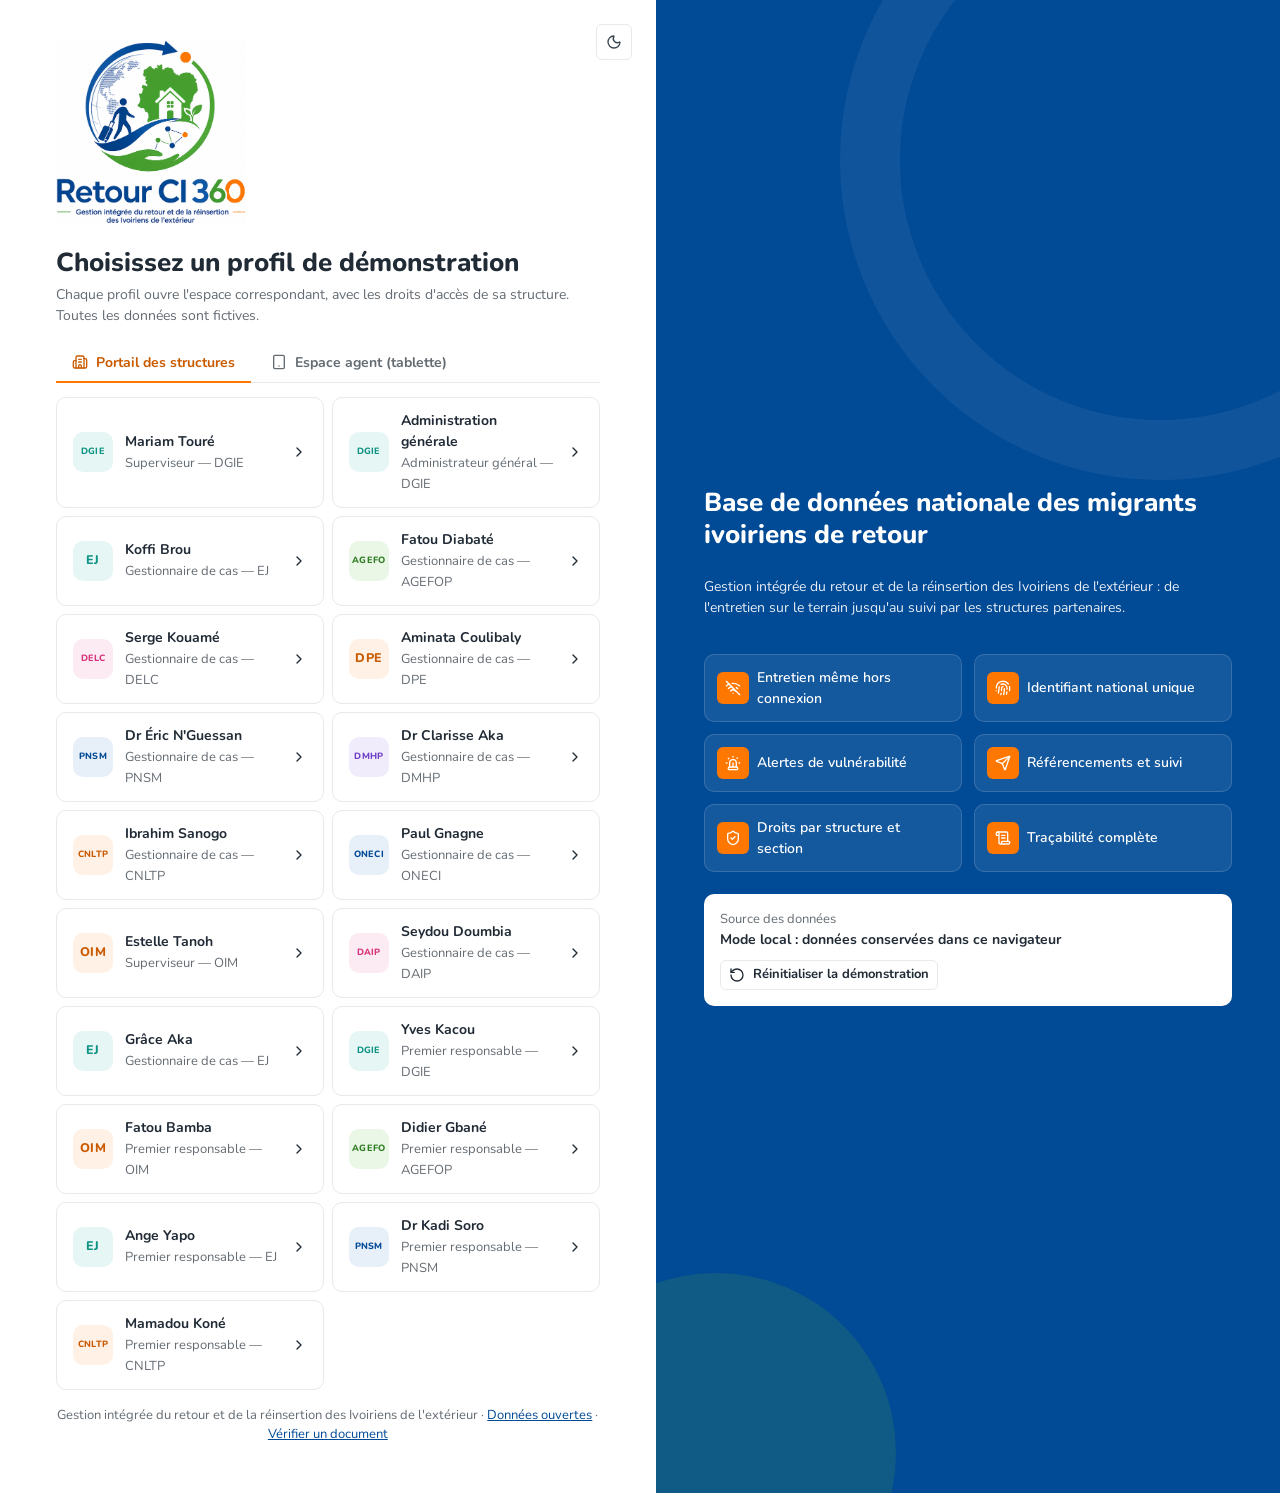
<file: web/index.html>
<!doctype html>
<html lang="fr">
<head>
  <meta charset="utf-8">
  <meta name="viewport" content="width=device-width, initial-scale=1, viewport-fit=cover">
  <title>Retour CI 360 — Démonstration</title>
  <link rel="icon" type="image/png" href="assets/img/favicon.png">
  <meta name="theme-color" content="#014A96" media="(prefers-color-scheme: light)">
  <meta name="theme-color" content="#0E151D" media="(prefers-color-scheme: dark)">
  <link rel="manifest" href="manifest.webmanifest">
  <link rel="apple-touch-icon" href="assets/img/icon-192.png">
  <meta name="apple-mobile-web-app-capable" content="yes">
  <meta name="apple-mobile-web-app-status-bar-style" content="black-translucent">
  <meta name="apple-mobile-web-app-title" content="Retour CI 360">
  <meta name="mobile-web-app-capable" content="yes">
  <script>/* Thème appliqué avant l'affichage pour éviter un éclair blanc */ try { var t = JSON.parse(localStorage.getItem("r360.theme")); document.documentElement.dataset.theme = t || (matchMedia("(prefers-color-scheme: dark)").matches ? "dark" : "light"); document.documentElement.dataset.texte = JSON.parse(localStorage.getItem("r360.texte")) || "normal"; document.documentElement.dataset.calme = JSON.parse(localStorage.getItem("r360.calme")) ? "1" : ""; } catch (e) { document.documentElement.dataset.theme = "light"; }</script>
  <link rel="stylesheet" href="assets/vendor/leaflet.css">
  <link rel="stylesheet" href="assets/css/app.css">
</head>
<body>
  <div id="app"></div>
  <script src="assets/vendor/lucide.min.js"></script>
  <script src="assets/vendor/leaflet.js"></script>
  <script src="assets/vendor/supabase.js"></script>
  <script src="assets/vendor/xlsx.mini.min.js"></script>
  <script src="assets/vendor/jspdf.umd.min.js"></script>
  <script src="assets/vendor/jspdf.plugin.autotable.min.js"></script>
  <script src="assets/vendor/html-to-image.js"></script>
  <script src="assets/vendor/qrcode.js"></script>
  <script src="assets/vendor/jsqr.min.js"></script>
  <script src="assets/vendor/libphonenumber-min.js"></script>
  <script src="assets/js/config.js"></script>
  <script src="assets/data/dictionnaire.js"></script>
  <script src="assets/data/referentiels.js"></script>
  <script src="assets/data/afrique_geo.js"></script>
  <script src="assets/data/metier_gen.js"></script>
  <script src="assets/data/metier.js"></script>
  <script src="assets/js/ui.js"></script>
  <script src="assets/js/store.js"></script>
  <script src="assets/js/domaine.js"></script>
  <script src="assets/js/form.js"></script>
  <script src="assets/js/charts.js"></script>
  <script src="assets/js/carte.js"></script>
  <script src="assets/js/seed.js"></script>
  <script src="assets/js/identite.js"></script>
  <script src="assets/js/cycle.js"></script>
  <script src="assets/js/agent.js"></script>
  <script src="assets/js/portail.js"></script>
  <script src="assets/js/admin.js"></script>
  <script src="assets/js/stats.js"></script>
  <script src="assets/js/export.js"></script>
  <script src="assets/js/sites.js"></script>
  <script src="assets/js/taches.js"></script>
  <script src="assets/js/documents.js"></script>
  <script src="assets/js/qualite.js"></script>
  <script src="assets/js/annonces.js"></script>
  <script src="assets/js/pipeline.js"></script>
  <script src="assets/js/pilotage.js"></script>
  <script src="assets/js/reglages.js"></script>
  <script src="assets/js/app.js"></script>
</body>
</html>
</file>
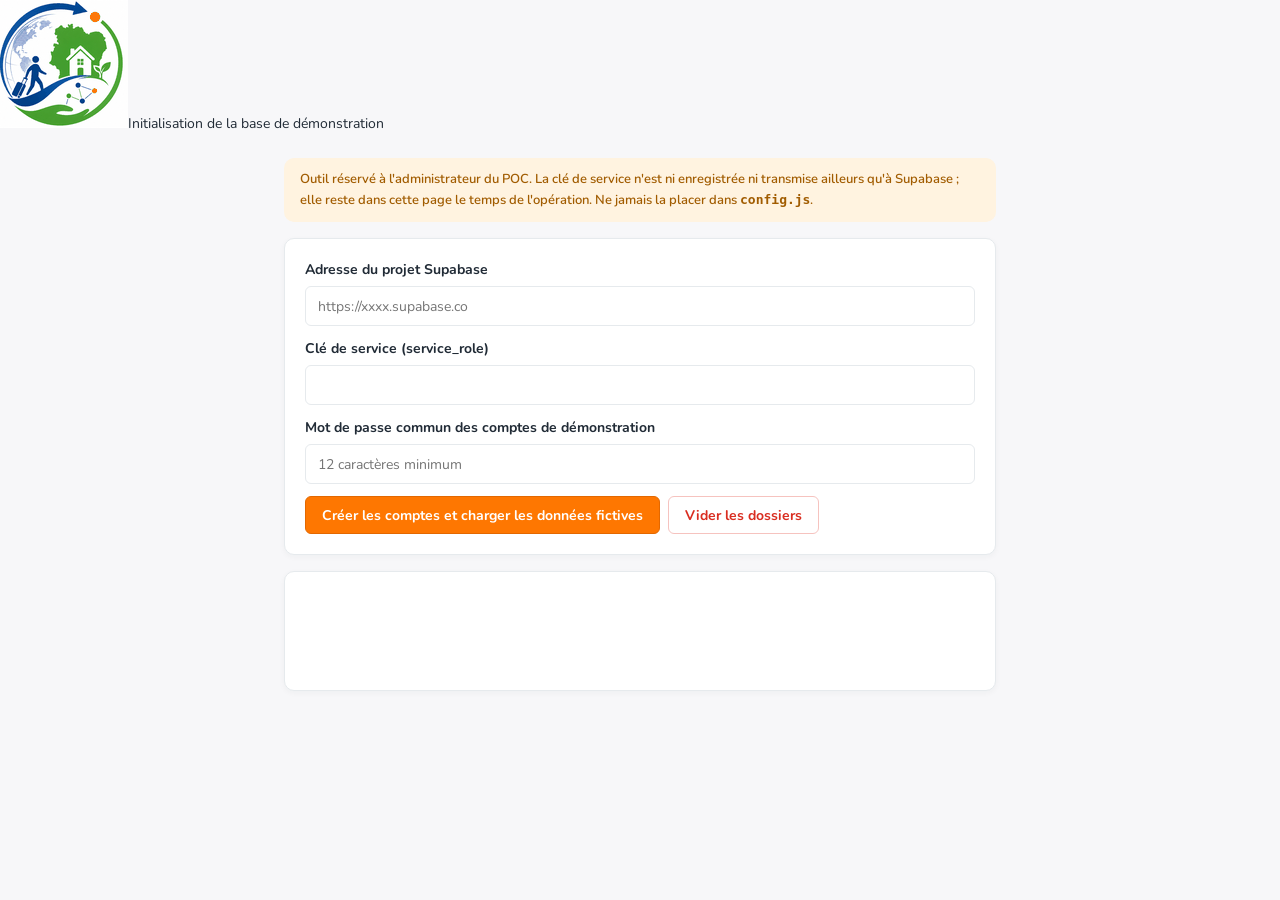
<file: supabase/initialisation.html>
<!doctype html>
<html lang="fr">
<head>
  <link rel="icon" type="image/png" href="../web/assets/img/favicon.png">
  <meta charset="utf-8">
  <meta name="viewport" content="width=device-width, initial-scale=1">
  <title>Retour CI 360 — Initialisation de la base de démonstration</title>
  <link rel="stylesheet" href="../web/assets/css/app.css">
</head>
<body>
  <header class="topbar"><span class="brand"><span class="logo"><img src="../web/assets/img/embleme.png" alt=""></span>Initialisation de la base de démonstration</span></header>
  <main class="page" style="max-width:760px">
    <div class="notice warn" style="margin-bottom:16px">
      <span>Outil réservé à l'administrateur du POC. La clé de service n'est ni enregistrée ni transmise ailleurs qu'à Supabase ; elle reste dans cette page le temps de l'opération. Ne jamais la placer dans <code>config.js</code>.</span>
    </div>
    <div class="card stack">
      <div><label class="q">Adresse du projet Supabase</label><input id="url" class="input" placeholder="https://xxxx.supabase.co"></div>
      <div><label class="q">Clé de service (service_role)</label><input id="key" class="input" type="password" autocomplete="off"></div>
      <div><label class="q">Mot de passe commun des comptes de démonstration</label><input id="pwd" class="input" type="text" placeholder="12 caractères minimum"></div>
      <div class="row">
        <button class="btn primary" id="init">Créer les comptes et charger les données fictives</button>
        <button class="btn danger" id="purge">Vider les dossiers</button>
      </div>
    </div>
    <pre id="log" class="card" style="margin-top:16px;white-space:pre-wrap;font-size:13px;min-height:120px"></pre>
  </main>
  <script src="../web/assets/vendor/supabase.js"></script>
  <script src="../web/assets/data/dictionnaire.js"></script>
  <script src="../web/assets/data/referentiels.js"></script>
  <script src="../web/assets/data/metier_gen.js"></script>
  <script src="../web/assets/data/metier.js"></script>
  <script src="../web/assets/js/ui.js"></script>
  <script src="../web/assets/js/store.js"></script>
  <script src="../web/assets/js/domaine.js"></script>
  <script src="../web/assets/js/seed.js"></script>
  <script src="../web/assets/js/admin.js"></script>
  <script>
    const DOMAINE = 'demo.retour360.ci';
    const log = (m) => { document.getElementById('log').textContent += m + '\n'; };
    const client = () => {
      const url = document.getElementById('url').value.trim(), key = document.getElementById('key').value.trim();
      if (!url || !key) throw new Error('Adresse et clé de service requises.');
      return supabase.createClient(url, key, { auth: { persistSession: false, autoRefreshToken: false } });
    };
    const ok = (r) => { if (r.error) throw r.error; return r.data; };

    document.getElementById('init').onclick = async () => {
      try {
        const c = client(); const pwd = document.getElementById('pwd').value;
        if (pwd.length < 12) throw new Error('Mot de passe de 12 caractères minimum.');
        const M = window.METIER;
        log('1. Structures, matrice d\'habilitations, annuaire et tablettes…');
        const A = Admin.donneesInitiales();
        ok(await c.from('structures').upsert(M.structures.map((x) => ({ code: x.code, nom: x.nom }))));
        if (!ok(await c.from('structures_cfg').select('id')).length) ok(await c.from('structures_cfg').upsert(A.structures));
        if (!ok(await c.from('annuaire').select('id')).length) ok(await c.from('annuaire').upsert(A.annuaire));
        if (!ok(await c.from('tablettes').select('id')).length) ok(await c.from('tablettes').upsert(A.tablettes));

        log('2. Comptes de connexion (un par entrée active de l\'annuaire, nouveaux comptes compris)…');
        const annuaire = ok(await c.from('annuaire').select('*'));
        const existants = ok(await c.auth.admin.listUsers({ perPage: 500 })).users;
        for (const p of annuaire) {
          const email = `${p.id}@${DOMAINE}`;
          let u = existants.find((x) => x.email === email);
          if (u) ok(await c.auth.admin.updateUserById(u.id, { password: pwd }));
          else u = ok(await c.auth.admin.createUser({ email, password: pwd, email_confirm: true })).user;
          ok(await c.from('profils').upsert({ user_id: u.id, profil_id: p.id, nom: p.nom, role: p.role, structure: p.structure }));
          log('   ' + email + ' — ' + p.role + ' ' + p.structure + (p.statut !== 'Actif' ? ' (' + p.statut + ')' : ''));
        }

        log('3. Dossiers fictifs (cas C1 à C6 et volume)…');
        const db = Object.assign(Object.create(Store.Supa), { client: c });
        const fait = await Seed.seed(db);
        log(fait ? '   Données chargées.' : '   Des dossiers existent déjà : chargement ignoré (utiliser « Vider les dossiers » au préalable).');
        log('\nTerminé. Renseigner dans web/assets/js/config.js : supabaseUrl, supabaseAnonKey (clé publique) et motDePasseDemo.');
      } catch (e) { log('ERREUR : ' + (e.message || JSON.stringify(e))); }
    };

    document.getElementById('purge').onclick = async () => {
      if (!confirm('Supprimer tous les dossiers, référencements, alertes, doublons et le journal ?')) return;
      try {
        const c = client(); const zero = '00000000-0000-0000-0000-000000000000';
        for (const t of ['referencements', 'alertes', 'doublons', 'audit', 'dossiers']) ok(await c.from(t).delete().neq('id', zero));
        ok(await c.from('compteur').delete().gte('annee', 0));
        log('Base vidée.');
      } catch (e) { log('ERREUR : ' + (e.message || JSON.stringify(e))); }
    };
  </script>
</body>
</html>
</file>
<file: web/assets/vendor/leaflet.css>
/* required styles */

.leaflet-pane,
.leaflet-tile,
.leaflet-marker-icon,
.leaflet-marker-shadow,
.leaflet-tile-container,
.leaflet-pane > svg,
.leaflet-pane > canvas,
.leaflet-zoom-box,
.leaflet-image-layer,
.leaflet-layer {
	position: absolute;
	left: 0;
	top: 0;
	}
.leaflet-container {
	overflow: hidden;
	}
.leaflet-tile,
.leaflet-marker-icon,
.leaflet-marker-shadow {
	-webkit-user-select: none;
	   -moz-user-select: none;
	        user-select: none;
	  -webkit-user-drag: none;
	}
/* Prevents IE11 from highlighting tiles in blue */
.leaflet-tile::selection {
	background: transparent;
}
/* Safari renders non-retina tile on retina better with this, but Chrome is worse */
.leaflet-safari .leaflet-tile {
	image-rendering: -webkit-optimize-contrast;
	}
/* hack that prevents hw layers "stretching" when loading new tiles */
.leaflet-safari .leaflet-tile-container {
	width: 1600px;
	height: 1600px;
	-webkit-transform-origin: 0 0;
	}
.leaflet-marker-icon,
.leaflet-marker-shadow {
	display: block;
	}
/* .leaflet-container svg: reset svg max-width decleration shipped in Joomla! (joomla.org) 3.x */
/* .leaflet-container img: map is broken in FF if you have max-width: 100% on tiles */
.leaflet-container .leaflet-overlay-pane svg {
	max-width: none !important;
	max-height: none !important;
	}
.leaflet-container .leaflet-marker-pane img,
.leaflet-container .leaflet-shadow-pane img,
.leaflet-container .leaflet-tile-pane img,
.leaflet-container img.leaflet-image-layer,
.leaflet-container .leaflet-tile {
	max-width: none !important;
	max-height: none !important;
	width: auto;
	padding: 0;
	}

.leaflet-container img.leaflet-tile {
	/* See: https://bugs.chromium.org/p/chromium/issues/detail?id=600120 */
	mix-blend-mode: plus-lighter;
}

.leaflet-container.leaflet-touch-zoom {
	-ms-touch-action: pan-x pan-y;
	touch-action: pan-x pan-y;
	}
.leaflet-container.leaflet-touch-drag {
	-ms-touch-action: pinch-zoom;
	/* Fallback for FF which doesn't support pinch-zoom */
	touch-action: none;
	touch-action: pinch-zoom;
}
.leaflet-container.leaflet-touch-drag.leaflet-touch-zoom {
	-ms-touch-action: none;
	touch-action: none;
}
.leaflet-container {
	-webkit-tap-highlight-color: transparent;
}
.leaflet-container a {
	-webkit-tap-highlight-color: rgba(51, 181, 229, 0.4);
}
.leaflet-tile {
	filter: inherit;
	visibility: hidden;
	}
.leaflet-tile-loaded {
	visibility: inherit;
	}
.leaflet-zoom-box {
	width: 0;
	height: 0;
	-moz-box-sizing: border-box;
	     box-sizing: border-box;
	z-index: 800;
	}
/* workaround for https://bugzilla.mozilla.org/show_bug.cgi?id=888319 */
.leaflet-overlay-pane svg {
	-moz-user-select: none;
	}

.leaflet-pane         { z-index: 400; }

.leaflet-tile-pane    { z-index: 200; }
.leaflet-overlay-pane { z-index: 400; }
.leaflet-shadow-pane  { z-index: 500; }
.leaflet-marker-pane  { z-index: 600; }
.leaflet-tooltip-pane   { z-index: 650; }
.leaflet-popup-pane   { z-index: 700; }

.leaflet-map-pane canvas { z-index: 100; }
.leaflet-map-pane svg    { z-index: 200; }

.leaflet-vml-shape {
	width: 1px;
	height: 1px;
	}
.lvml {
	behavior: url(#default#VML);
	display: inline-block;
	position: absolute;
	}


/* control positioning */

.leaflet-control {
	position: relative;
	z-index: 800;
	pointer-events: visiblePainted; /* IE 9-10 doesn't have auto */
	pointer-events: auto;
	}
.leaflet-top,
.leaflet-bottom {
	position: absolute;
	z-index: 1000;
	pointer-events: none;
	}
.leaflet-top {
	top: 0;
	}
.leaflet-right {
	right: 0;
	}
.leaflet-bottom {
	bottom: 0;
	}
.leaflet-left {
	left: 0;
	}
.leaflet-control {
	float: left;
	clear: both;
	}
.leaflet-right .leaflet-control {
	float: right;
	}
.leaflet-top .leaflet-control {
	margin-top: 10px;
	}
.leaflet-bottom .leaflet-control {
	margin-bottom: 10px;
	}
.leaflet-left .leaflet-control {
	margin-left: 10px;
	}
.leaflet-right .leaflet-control {
	margin-right: 10px;
	}


/* zoom and fade animations */

.leaflet-fade-anim .leaflet-popup {
	opacity: 0;
	-webkit-transition: opacity 0.2s linear;
	   -moz-transition: opacity 0.2s linear;
	        transition: opacity 0.2s linear;
	}
.leaflet-fade-anim .leaflet-map-pane .leaflet-popup {
	opacity: 1;
	}
.leaflet-zoom-animated {
	-webkit-transform-origin: 0 0;
	    -ms-transform-origin: 0 0;
	        transform-origin: 0 0;
	}
svg.leaflet-zoom-animated {
	will-change: transform;
}

.leaflet-zoom-anim .leaflet-zoom-animated {
	-webkit-transition: -webkit-transform 0.25s cubic-bezier(0,0,0.25,1);
	   -moz-transition:    -moz-transform 0.25s cubic-bezier(0,0,0.25,1);
	        transition:         transform 0.25s cubic-bezier(0,0,0.25,1);
	}
.leaflet-zoom-anim .leaflet-tile,
.leaflet-pan-anim .leaflet-tile {
	-webkit-transition: none;
	   -moz-transition: none;
	        transition: none;
	}

.leaflet-zoom-anim .leaflet-zoom-hide {
	visibility: hidden;
	}


/* cursors */

.leaflet-interactive {
	cursor: pointer;
	}
.leaflet-grab {
	cursor: -webkit-grab;
	cursor:    -moz-grab;
	cursor:         grab;
	}
.leaflet-crosshair,
.leaflet-crosshair .leaflet-interactive {
	cursor: crosshair;
	}
.leaflet-popup-pane,
.leaflet-control {
	cursor: auto;
	}
.leaflet-dragging .leaflet-grab,
.leaflet-dragging .leaflet-grab .leaflet-interactive,
.leaflet-dragging .leaflet-marker-draggable {
	cursor: move;
	cursor: -webkit-grabbing;
	cursor:    -moz-grabbing;
	cursor:         grabbing;
	}

/* marker & overlays interactivity */
.leaflet-marker-icon,
.leaflet-marker-shadow,
.leaflet-image-layer,
.leaflet-pane > svg path,
.leaflet-tile-container {
	pointer-events: none;
	}

.leaflet-marker-icon.leaflet-interactive,
.leaflet-image-layer.leaflet-interactive,
.leaflet-pane > svg path.leaflet-interactive,
svg.leaflet-image-layer.leaflet-interactive path {
	pointer-events: visiblePainted; /* IE 9-10 doesn't have auto */
	pointer-events: auto;
	}

/* visual tweaks */

.leaflet-container {
	background: #ddd;
	outline-offset: 1px;
	}
.leaflet-container a {
	color: #0078A8;
	}
.leaflet-zoom-box {
	border: 2px dotted #38f;
	background: rgba(255,255,255,0.5);
	}


/* general typography */
.leaflet-container {
	font-family: "Helvetica Neue", Arial, Helvetica, sans-serif;
	font-size: 12px;
	font-size: 0.75rem;
	line-height: 1.5;
	}


/* general toolbar styles */

.leaflet-bar {
	box-shadow: 0 1px 5px rgba(0,0,0,0.65);
	border-radius: 4px;
	}
.leaflet-bar a {
	background-color: #fff;
	border-bottom: 1px solid #ccc;
	width: 26px;
	height: 26px;
	line-height: 26px;
	display: block;
	text-align: center;
	text-decoration: none;
	color: black;
	}
.leaflet-bar a,
.leaflet-control-layers-toggle {
	background-position: 50% 50%;
	background-repeat: no-repeat;
	display: block;
	}
.leaflet-bar a:hover,
.leaflet-bar a:focus {
	background-color: #f4f4f4;
	}
.leaflet-bar a:first-child {
	border-top-left-radius: 4px;
	border-top-right-radius: 4px;
	}
.leaflet-bar a:last-child {
	border-bottom-left-radius: 4px;
	border-bottom-right-radius: 4px;
	border-bottom: none;
	}
.leaflet-bar a.leaflet-disabled {
	cursor: default;
	background-color: #f4f4f4;
	color: #bbb;
	}

.leaflet-touch .leaflet-bar a {
	width: 30px;
	height: 30px;
	line-height: 30px;
	}
.leaflet-touch .leaflet-bar a:first-child {
	border-top-left-radius: 2px;
	border-top-right-radius: 2px;
	}
.leaflet-touch .leaflet-bar a:last-child {
	border-bottom-left-radius: 2px;
	border-bottom-right-radius: 2px;
	}

/* zoom control */

.leaflet-control-zoom-in,
.leaflet-control-zoom-out {
	font: bold 18px 'Lucida Console', Monaco, monospace;
	text-indent: 1px;
	}

.leaflet-touch .leaflet-control-zoom-in, .leaflet-touch .leaflet-control-zoom-out  {
	font-size: 22px;
	}


/* layers control */

.leaflet-control-layers {
	box-shadow: 0 1px 5px rgba(0,0,0,0.4);
	background: #fff;
	border-radius: 5px;
	}
.leaflet-control-layers-toggle {
	background-image: url(images/layers.png);
	width: 36px;
	height: 36px;
	}
.leaflet-retina .leaflet-control-layers-toggle {
	background-image: url(images/layers-2x.png);
	background-size: 26px 26px;
	}
.leaflet-touch .leaflet-control-layers-toggle {
	width: 44px;
	height: 44px;
	}
.leaflet-control-layers .leaflet-control-layers-list,
.leaflet-control-layers-expanded .leaflet-control-layers-toggle {
	display: none;
	}
.leaflet-control-layers-expanded .leaflet-control-layers-list {
	display: block;
	position: relative;
	}
.leaflet-control-layers-expanded {
	padding: 6px 10px 6px 6px;
	color: #333;
	background: #fff;
	}
.leaflet-control-layers-scrollbar {
	overflow-y: scroll;
	overflow-x: hidden;
	padding-right: 5px;
	}
.leaflet-control-layers-selector {
	margin-top: 2px;
	position: relative;
	top: 1px;
	}
.leaflet-control-layers label {
	display: block;
	font-size: 13px;
	font-size: 1.08333em;
	}
.leaflet-control-layers-separator {
	height: 0;
	border-top: 1px solid #ddd;
	margin: 5px -10px 5px -6px;
	}

/* Default icon URLs */
.leaflet-default-icon-path { /* used only in path-guessing heuristic, see L.Icon.Default */
	background-image: url(images/marker-icon.png);
	}


/* attribution and scale controls */

.leaflet-container .leaflet-control-attribution {
	background: #fff;
	background: rgba(255, 255, 255, 0.8);
	margin: 0;
	}
.leaflet-control-attribution,
.leaflet-control-scale-line {
	padding: 0 5px;
	color: #333;
	line-height: 1.4;
	}
.leaflet-control-attribution a {
	text-decoration: none;
	}
.leaflet-control-attribution a:hover,
.leaflet-control-attribution a:focus {
	text-decoration: underline;
	}
.leaflet-attribution-flag {
	display: inline !important;
	vertical-align: baseline !important;
	width: 1em;
	height: 0.6669em;
	}
.leaflet-left .leaflet-control-scale {
	margin-left: 5px;
	}
.leaflet-bottom .leaflet-control-scale {
	margin-bottom: 5px;
	}
.leaflet-control-scale-line {
	border: 2px solid #777;
	border-top: none;
	line-height: 1.1;
	padding: 2px 5px 1px;
	white-space: nowrap;
	-moz-box-sizing: border-box;
	     box-sizing: border-box;
	background: rgba(255, 255, 255, 0.8);
	text-shadow: 1px 1px #fff;
	}
.leaflet-control-scale-line:not(:first-child) {
	border-top: 2px solid #777;
	border-bottom: none;
	margin-top: -2px;
	}
.leaflet-control-scale-line:not(:first-child):not(:last-child) {
	border-bottom: 2px solid #777;
	}

.leaflet-touch .leaflet-control-attribution,
.leaflet-touch .leaflet-control-layers,
.leaflet-touch .leaflet-bar {
	box-shadow: none;
	}
.leaflet-touch .leaflet-control-layers,
.leaflet-touch .leaflet-bar {
	border: 2px solid rgba(0,0,0,0.2);
	background-clip: padding-box;
	}


/* popup */

.leaflet-popup {
	position: absolute;
	text-align: center;
	margin-bottom: 20px;
	}
.leaflet-popup-content-wrapper {
	padding: 1px;
	text-align: left;
	border-radius: 12px;
	}
.leaflet-popup-content {
	margin: 13px 24px 13px 20px;
	line-height: 1.3;
	font-size: 13px;
	font-size: 1.08333em;
	min-height: 1px;
	}
.leaflet-popup-content p {
	margin: 17px 0;
	margin: 1.3em 0;
	}
.leaflet-popup-tip-container {
	width: 40px;
	height: 20px;
	position: absolute;
	left: 50%;
	margin-top: -1px;
	margin-left: -20px;
	overflow: hidden;
	pointer-events: none;
	}
.leaflet-popup-tip {
	width: 17px;
	height: 17px;
	padding: 1px;

	margin: -10px auto 0;
	pointer-events: auto;

	-webkit-transform: rotate(45deg);
	   -moz-transform: rotate(45deg);
	    -ms-transform: rotate(45deg);
	        transform: rotate(45deg);
	}
.leaflet-popup-content-wrapper,
.leaflet-popup-tip {
	background: white;
	color: #333;
	box-shadow: 0 3px 14px rgba(0,0,0,0.4);
	}
.leaflet-container a.leaflet-popup-close-button {
	position: absolute;
	top: 0;
	right: 0;
	border: none;
	text-align: center;
	width: 24px;
	height: 24px;
	font: 16px/24px Tahoma, Verdana, sans-serif;
	color: #757575;
	text-decoration: none;
	background: transparent;
	}
.leaflet-container a.leaflet-popup-close-button:hover,
.leaflet-container a.leaflet-popup-close-button:focus {
	color: #585858;
	}
.leaflet-popup-scrolled {
	overflow: auto;
	}

.leaflet-oldie .leaflet-popup-content-wrapper {
	-ms-zoom: 1;
	}
.leaflet-oldie .leaflet-popup-tip {
	width: 24px;
	margin: 0 auto;

	-ms-filter: "progid:DXImageTransform.Microsoft.Matrix(M11=0.70710678, M12=0.70710678, M21=-0.70710678, M22=0.70710678)";
	filter: progid:DXImageTransform.Microsoft.Matrix(M11=0.70710678, M12=0.70710678, M21=-0.70710678, M22=0.70710678);
	}

.leaflet-oldie .leaflet-control-zoom,
.leaflet-oldie .leaflet-control-layers,
.leaflet-oldie .leaflet-popup-content-wrapper,
.leaflet-oldie .leaflet-popup-tip {
	border: 1px solid #999;
	}


/* div icon */

.leaflet-div-icon {
	background: #fff;
	border: 1px solid #666;
	}


/* Tooltip */
/* Base styles for the element that has a tooltip */
.leaflet-tooltip {
	position: absolute;
	padding: 6px;
	background-color: #fff;
	border: 1px solid #fff;
	border-radius: 3px;
	color: #222;
	white-space: nowrap;
	-webkit-user-select: none;
	-moz-user-select: none;
	-ms-user-select: none;
	user-select: none;
	pointer-events: none;
	box-shadow: 0 1px 3px rgba(0,0,0,0.4);
	}
.leaflet-tooltip.leaflet-interactive {
	cursor: pointer;
	pointer-events: auto;
	}
.leaflet-tooltip-top:before,
.leaflet-tooltip-bottom:before,
.leaflet-tooltip-left:before,
.leaflet-tooltip-right:before {
	position: absolute;
	pointer-events: none;
	border: 6px solid transparent;
	background: transparent;
	content: "";
	}

/* Directions */

.leaflet-tooltip-bottom {
	margin-top: 6px;
}
.leaflet-tooltip-top {
	margin-top: -6px;
}
.leaflet-tooltip-bottom:before,
.leaflet-tooltip-top:before {
	left: 50%;
	margin-left: -6px;
	}
.leaflet-tooltip-top:before {
	bottom: 0;
	margin-bottom: -12px;
	border-top-color: #fff;
	}
.leaflet-tooltip-bottom:before {
	top: 0;
	margin-top: -12px;
	margin-left: -6px;
	border-bottom-color: #fff;
	}
.leaflet-tooltip-left {
	margin-left: -6px;
}
.leaflet-tooltip-right {
	margin-left: 6px;
}
.leaflet-tooltip-left:before,
.leaflet-tooltip-right:before {
	top: 50%;
	margin-top: -6px;
	}
.leaflet-tooltip-left:before {
	right: 0;
	margin-right: -12px;
	border-left-color: #fff;
	}
.leaflet-tooltip-right:before {
	left: 0;
	margin-left: -12px;
	border-right-color: #fff;
	}

/* Printing */

@media print {
	/* Prevent printers from removing background-images of controls. */
	.leaflet-control {
		-webkit-print-color-adjust: exact;
		print-color-adjust: exact;
		}
	}
</file>
<file: web/assets/css/app.css>
/* =====================================================================
   Retour CI 360 — feuille de style de la démonstration
   Charte (relevée sur le logo) : bleu #014A96, vert #4EA738, orange #FE7701
   Mise en page « tableau de bord d'administration » : barre latérale claire,
   en-tête blanc, cartes à en-tête iconographié, indicateurs pleins.
   ===================================================================== */
@font-face { font-family: "Nunito"; font-weight: 400; font-display: swap; src: url(../vendor/fonts/nunito-latin-400-normal.woff2) format("woff2"); }
@font-face { font-family: "Nunito"; font-weight: 500; font-display: swap; src: url(../vendor/fonts/nunito-latin-500-normal.woff2) format("woff2"); }
@font-face { font-family: "Nunito"; font-weight: 600; font-display: swap; src: url(../vendor/fonts/nunito-latin-600-normal.woff2) format("woff2"); }
@font-face { font-family: "Nunito"; font-weight: 700; font-display: swap; src: url(../vendor/fonts/nunito-latin-700-normal.woff2) format("woff2"); }
@font-face { font-family: "Nunito"; font-weight: 800; font-display: swap; src: url(../vendor/fonts/nunito-latin-800-normal.woff2) format("woff2"); }

:root {
  --brand-blue: #014A96; --brand-green: #4EA738; --brand-orange: #FE7701;
  --orange: #FE7701; --orange-600: #E36800; --orange-text: #C95A00; --orange-soft: #FFF1E5; --orange-softer: #FFF8F2;
  --blue: #014A96; --blue-600: #013C7A; --blue-soft: #E7EFF8;
  --green: #3E922D; --green-text: #2F7D22; --green-soft: #EAF6E6;
  --dark: #0B2747; --dark-2: #12355E;
  --navy: var(--blue); --navy-2: var(--blue-600); --navy-soft: var(--blue-soft);
  --accent: var(--orange-text); --accent-soft: var(--orange-soft);
  --ink: #212B36; --ink-2: #3A4651; --muted: #646B72; --muted-2: #8A939C; --line: #E6EAED; --line-2: #F0F2F4; --bg: #F7F7F9; --surface: #FFFFFF; --surface-2: #F9FAFB; --chip-grey: #EEF0F2; --map-sea: #D4E4F1;
  --ok: var(--green-text); --ok-soft: var(--green-soft); --warn: #A15C00; --warn-soft: #FFF3E0;
  --danger: #D92D20; --danger-soft: #FEECEB; --info: var(--blue); --info-soft: var(--blue-soft);
  --pink: #D6337A; --pink-soft: #FDEBF3; --violet: #6E40C9; --violet-soft: #F1ECFB; --teal: #0E9384; --teal-soft: #E6F6F4;
  /* Échelle typographique : 6 crans. Toute taille hors de cette liste est un accident. */
  --t-xs: 12px; --t-sm: 13px; --t-md: 14px; --t-lg: 16px; --t-xl: 20px; --t-2xl: 26px; --t-hero: 38px;
  /* Rayons : 3 valeurs. Petit = commandes, moyen = surfaces, plein = pastilles. */
  --r-sm: 6px; --r-md: 10px; --r-full: 999px;
  --radius: var(--r-md); --shadow: 0 2px 6px rgba(33,43,54,.04); --shadow-lg: 0 12px 32px rgba(33,43,54,.12);
  --side-w: 252px; --head-h: 64px;
  --font: "Nunito", "Segoe UI", system-ui, -apple-system, Roboto, Arial, sans-serif;
}
* { box-sizing: border-box; }
html, body { margin: 0; height: 100%; }
body { font-family: var(--font); color: var(--ink); background: var(--bg); font-size: var(--t-md); line-height: 1.5; -webkit-font-smoothing: antialiased; }
button, input, select, textarea { font: inherit; color: inherit; }
a { color: var(--blue); }
.hidden { display: none !important; }
svg.lucide { width: 16px; height: 16px; stroke-width: 2; vertical-align: -3px; flex-shrink: 0; }
h1 { font-size: var(--t-xl); font-weight: 800; margin: 0; color: var(--ink); }
h2 { font-size: var(--t-lg); font-weight: 700; margin: 0 0 12px; color: var(--ink); }
h3 { font-size: var(--t-lg); font-weight: 700; margin: 0 0 8px; color: var(--ink); }
.sub { color: var(--muted); margin: 2px 0 0; }
.muted { color: var(--muted); } .small { font-size: var(--t-sm); } .tiny { font-size: var(--t-sm); }
.row { display: flex; align-items: center; gap: 8px; flex-wrap: wrap; } .row.between { justify-content: space-between; }
.stack > * + * { margin-top: 12px; }
.grid { display: grid; gap: 20px; }
.g2 { grid-template-columns: repeat(2, minmax(0, 1fr)); } .g3 { grid-template-columns: repeat(3, minmax(0, 1fr)); } .g4 { grid-template-columns: repeat(4, minmax(0, 1fr)); }
.g-2-1 { grid-template-columns: minmax(0, 1.7fr) minmax(0, 1fr); }
@media (max-width: 1200px) { .g4 { grid-template-columns: repeat(2, minmax(0, 1fr)); } .g3 { grid-template-columns: repeat(2, minmax(0, 1fr)); } }
@media (max-width: 900px) { .g2, .g3, .g4, .g-2-1 { grid-template-columns: 1fr; } }

/* ---------- Structure générale : barre latérale + en-tête ---------- */
.layout { min-height: 100vh; }
.sidebar { position: fixed; inset: 0 auto 0 0; width: var(--side-w); background: var(--surface); border-right: 1px solid var(--line); z-index: 60; display: flex; flex-direction: column; transition: width .2s; }
.sidebar .s-logo { height: var(--head-h); display: flex; align-items: center; gap: 8px; padding: 0 20px; border-bottom: 1px solid var(--line); text-decoration: none; flex-shrink: 0; }
.sidebar .s-logo img { width: 38px; height: 38px; border-radius: 50%; }
.wordmark { font-weight: 800; font-size: var(--t-xl); letter-spacing: -.2px; color: var(--blue); white-space: nowrap; }
.wordmark .g { color: var(--brand-green); } .wordmark .o { color: var(--orange); }
.sidebar .s-body { flex: 1; overflow-y: auto; padding: 16px 16px 20px; }
.sidebar .s-grp { font-size: var(--t-sm); font-weight: 700; color: var(--ink); padding: 16px 8px 8px; }
.sidebar .s-grp:first-child { padding-top: 4px; }
.sidebar .s-sep { border-top: 1px solid var(--line); margin: 10px 4px 0; }
.nav { display: flex; align-items: center; gap: 8px; padding: 8px 12px; border-radius: var(--r-sm); color: var(--ink-2); text-decoration: none; font-weight: 600; font-size: var(--t-md); cursor: pointer; white-space: nowrap; }
.nav svg.lucide { color: #5B6670; }
.nav:hover { color: var(--orange-text); background: var(--orange-softer); } .nav:hover svg.lucide { color: var(--orange-text); }
.nav.on { background: var(--orange-soft); color: var(--orange-text); } .nav.on svg.lucide { color: var(--orange-text); }
.nav .count { margin-left: auto; min-width: 20px; height: 20px; border-radius: var(--r-md); background: var(--danger); color: #fff; font-size: var(--t-xs); font-weight: 700; display: grid; place-items: center; padding: 0 8px; }
.nav .count.o { background: var(--orange); }
.side-foot { padding: 12px 16px; border-top: 1px solid var(--line); }
.side-foot .src { display: flex; align-items: center; gap: 8px; padding: 8px; border-radius: var(--r-md); background: var(--bg); font-size: var(--t-sm); }
.side-foot .src .ic { width: 32px; height: 32px; border-radius: var(--r-md); display: grid; place-items: center; background: var(--blue-soft); color: var(--blue); flex-shrink: 0; }

.header { position: fixed; top: 0; right: 0; left: var(--side-w); height: var(--head-h); background: var(--surface); border-bottom: 1px solid var(--line); display: flex; align-items: center; gap: 12px; padding: 0 20px 0 0; z-index: 55; transition: left .2s; padding-left: 26px; }
.toggle-side { position: absolute; top: 18px; right: -14px; z-index: 80; width: 28px; height: 28px; border-radius: 50%; background: var(--orange); color: #fff; border: 3px solid var(--surface); box-shadow: 0 2px 8px rgba(16,24,40,.22); display: grid; place-items: center; cursor: pointer; padding: 0; transition: transform .15s, background .15s; }
.toggle-side:hover { background: var(--orange-600); transform: scale(1.08); }
.toggle-side svg.lucide { width: 15px; height: 15px; transition: transform .2s; }
.header .menu-mobile { display: none; }
.hsearch { display: flex; align-items: center; gap: 8px; height: 36px; width: 280px; border: 1px solid var(--line); border-radius: var(--r-sm); padding: 0 8px 0 8px; color: var(--muted); }
.hsearch input { border: 0; outline: 0; flex: 1; min-width: 0; font-size: var(--t-sm); background: transparent; }
.kbd { font-size: var(--t-xs); font-weight: 700; color: var(--muted); background: var(--bg); border: 1px solid var(--line); border-radius: var(--r-sm); padding: 1px 8px; }
.header .spacer { flex: 1; }
.hbtn { height: 36px; display: inline-flex; align-items: center; gap: 8px; padding: 0 16px; border-radius: var(--r-sm); border: 1px solid var(--line); background: var(--surface); font-weight: 700; font-size: var(--t-sm); cursor: pointer; white-space: nowrap; color: var(--ink); text-decoration: none; }
.hbtn.o { background: var(--orange); border-color: var(--orange-600); color: #fff; } .hbtn.o:hover { background: var(--orange-600); }
.hbtn.d { background: var(--dark); border-color: var(--dark-2); color: #fff; } .hbtn.d:hover { background: var(--dark-2); }
.hicon { position: relative; width: 36px; height: 36px; border-radius: var(--r-sm); border: 1px solid var(--line); background: var(--surface); display: grid; place-items: center; cursor: pointer; color: var(--ink-2); }
.hicon:hover { background: var(--bg); }
.hicon .dotc { position: absolute; top: -6px; right: -6px; min-width: 18px; height: 18px; border-radius: var(--r-md); background: var(--danger); color: #fff; font-size: var(--t-xs); font-weight: 800; display: grid; place-items: center; padding: 0 4px; border: 2px solid #fff; }
.avatar { width: 36px; height: 36px; border-radius: var(--r-md); background: var(--blue); color: #fff; display: grid; place-items: center; font-weight: 800; font-size: var(--t-sm); cursor: pointer; flex-shrink: 0; }
.umenu { position: relative; }
.umenu .panel { position: absolute; right: 0; top: calc(100% + 8px); width: 260px; background: var(--surface); border: 1px solid var(--line); border-radius: var(--r-md); box-shadow: var(--shadow-lg); padding: 8px; z-index: 70; }
.umenu .who { display: flex; gap: 8px; align-items: center; padding: 8px; border-bottom: 1px solid var(--line); margin-bottom: 6px; }
.umenu .item { display: flex; align-items: center; gap: 8px; padding: 8px 8px; border-radius: var(--r-sm); cursor: pointer; font-weight: 600; }
.umenu .item:hover { background: var(--bg); }

.main { margin-left: var(--side-w); padding-top: var(--head-h); min-height: 100vh; transition: margin .2s; }
.page { padding: 24px; max-width: 1600px; margin: 0 auto; }
.page-head { display: flex; align-items: flex-end; justify-content: space-between; gap: 16px; margin-bottom: 20px; flex-wrap: wrap; }
.page-head h1 + .sub { margin-top: 2px; }
.datechip { display: inline-flex; align-items: center; gap: 8px; height: 38px; padding: 0 12px; border: 1px solid var(--line); border-radius: var(--r-sm); background: var(--surface); font-weight: 600; font-size: var(--t-sm); }

/* Barre latérale réduite */
body.mini { --side-w: 76px; }
body.mini .sidebar .wordmark, body.mini .sidebar .s-grp, body.mini .nav .lbl, body.mini .nav .count, body.mini .side-foot .txt { display: none; }
body.mini .nav { justify-content: center; padding: 8px; }
body.mini .sidebar .s-logo { justify-content: center; padding: 0; }
body.mini .toggle-side svg.lucide { transform: rotate(180deg); }

/* Le comportement sous 992 px est entièrement défini avec la barre d'onglets, plus bas :
   barre latérale et hamburger supprimés, navigation reportée en bas de l'écran. */

/* ---------- Cartes ---------- */
.card { background: var(--surface); border: 1px solid var(--line); border-radius: var(--radius); box-shadow: var(--shadow); padding: 20px; }
.card.flat { box-shadow: none; }
.card.p0 { padding: 0; }
.card-h { display: flex; align-items: center; justify-content: space-between; gap: 12px; padding: 16px 20px; border-bottom: 1px solid var(--line); flex-wrap: wrap; }
.card-h .title { display: flex; align-items: center; gap: 8px; font-size: var(--t-lg); font-weight: 700; margin: 0; }
/* Pastille d'aide d'un graphique : explique les données affichées, au survol, au focus ou à l'appui. */
.sr { position: absolute; width: 1px; height: 1px; padding: 0; margin: -1px; overflow: hidden; clip-path: inset(50%); white-space: nowrap; border: 0; }
.aide { width: 22px; height: 22px; flex-shrink: 0; display: inline-grid; place-items: center; padding: 0; border: 1px solid var(--line); border-radius: 50%;
  background: var(--surface-2); color: var(--muted); cursor: help; }
.aide svg.lucide { width: 13px; height: 13px; }
.aide:hover, .aide:focus-visible { background: var(--orange-soft); border-color: var(--orange-text); color: var(--orange-text); }
.aide:focus-visible { outline: 2px solid var(--orange-text); outline-offset: 2px; }
.tip-aide { max-width: 320px; white-space: normal; line-height: 1.5; }
.card-b { padding: 20px; }
.card-b.tight { padding: 0; }
.ticon { width: 32px; height: 32px; border-radius: var(--r-sm); display: grid; place-items: center; flex-shrink: 0; }
.ticon.o { background: var(--orange-soft); color: var(--orange-text); } .ticon.b { background: var(--blue-soft); color: var(--blue); }
.ticon.g { background: var(--green-soft); color: var(--green-text); } .ticon.r { background: var(--danger-soft); color: var(--danger); }
.ticon.p { background: var(--pink-soft); color: var(--pink); } .ticon.v { background: var(--violet-soft); color: var(--violet); } .ticon.t { background: var(--teal-soft); color: var(--teal); }
.ticon.lg { width: 40px; height: 40px; } .ticon.lg svg.lucide { width: 20px; height: 20px; }
.link { white-space: nowrap; color: var(--ink); font-weight: 700; font-size: var(--t-sm); text-decoration: underline; text-underline-offset: 3px; cursor: pointer; background: none; border: 0; padding: 0; }
.link:hover { color: var(--orange-text); }

/* Indicateurs pleins (rangée 1) */
.kcard { position: relative; overflow: hidden; border-radius: var(--radius); padding: 24px 20px; color: #fff; display: flex; align-items: center; gap: 16px; min-height: 96px; }
/* Courbe d'évolution en fond de carte : bande réservée en bas, rien ne chevauche le chiffre. */
.kcard.a-courbe { padding-bottom: 38px; min-height: 120px; }
/* Hiérarchie du tableau de bord : une carte porte le chiffre d'entrée, les trois autres suivent.
   Sans cela, huit surfaces de même poids se disputent le regard à l'ouverture de la page. */
.kpi-row { grid-template-columns: 1.5fr 1fr 1fr 1fr; }
.kcard.hero { padding: 24px; }
.kcard.hero .kv { font-size: var(--t-hero); line-height: 1.1; }
.kcard.hero .kl { font-size: var(--t-lg); }
.kcard.hero .ki { width: 56px; height: 56px; }
.kcard.hero .ki svg.lucide { width: 26px; height: 26px; }
@media (max-width: 1200px) { .kpi-row { grid-template-columns: repeat(2, minmax(0, 1fr)); } }
@media (max-width: 900px) { .kpi-row { grid-template-columns: 1fr; } }

/* Bloc unique « ce qui demande votre attention » : une seule surface, une ligne par sujet. */
.attention { display: flex; flex-direction: column; margin-bottom: 20px; border: 1px solid var(--line); border-radius: var(--r-md); background: var(--surface); box-shadow: var(--shadow); overflow: hidden; }
.attention > * { margin: 0 !important; border: 0 !important; border-radius: 0 !important; box-shadow: none !important; background: transparent !important; }
.attention > * + * { border-top: 1px solid var(--line) !important; }
.attention .banner { display: flex; align-items: center; gap: 12px; padding: 12px 16px; color: var(--ink-2); }
.attention .banner svg.lucide { color: var(--danger); flex-shrink: 0; }
.attention .banner b { color: var(--ink); }
.attention .banner a { color: var(--orange-text); }
.kcard > .ki, .kcard > div { position: relative; z-index: 1; }
/* Filigrane sur carte pleine : en NOIR translucide, jamais en blanc. Un voile blanc éclaircirait
   le fond et ferait tomber le contraste du texte blanc posé dessus ; un voile noir le remonte. */
.kcard .filigrane { color: #000; opacity: .11; right: -14px; bottom: -18px; }
.kcard .filigrane svg.lucide { width: 108px; height: 108px; }
.kcard:hover .filigrane { transform: rotate(-7deg) scale(1.05); }
/* Une carte porte soit une courbe, soit un filigrane. Jamais les deux : ce serait deux décors
   sur 120 px de haut. */
.kcard.a-courbe .filigrane { display: none; }
[data-theme="dark"] .kcard .filigrane { opacity: .16; }
.kspark { position: absolute; left: 0; right: 0; bottom: 0; height: 42px; pointer-events: none; color: #fff; }
.kspark svg { display: block; width: 100%; height: 100%; }
.kcard.o { background: var(--orange); } .kcard.d { background: var(--dark); } .kcard.g { background: var(--green); } .kcard.b { background: var(--blue); }
.kcard .ki { width: 46px; height: 46px; border-radius: var(--r-sm); background: #fff; display: grid; place-items: center; flex-shrink: 0; }
.kcard.o .ki { color: var(--orange-text); } .kcard.d .ki { color: var(--dark); } .kcard.g .ki { color: var(--green); } .kcard.b .ki { color: var(--blue); }
.kcard .ki svg.lucide { width: 22px; height: 22px; }
.kcard .kl { font-size: var(--t-md); font-weight: 600; opacity: .95; }
.kcard .kv { display: flex; align-items: center; gap: 8px; font-size: var(--t-xl); font-weight: 800; flex-wrap: wrap; }
.kchip { display: inline-flex; align-items: center; gap: 2px; font-size: var(--t-xs); font-weight: 700; padding: 1px 8px; border-radius: var(--r-sm); background: #fff; }
.kcard.o .kchip { color: var(--orange-text); } .kcard.d .kchip { color: var(--danger); } .kcard.g .kchip { color: var(--green-text); } .kcard.b .kchip { color: var(--blue); }
.kchip svg.lucide { width: 12px; height: 12px; }

/* Indicateurs blancs (rangée 2) */
/* Filigrane : icône de l'indicateur en grand, très pâle, bas à droite. Le texte reste au-dessus
   (z-index), et l'opacité est assez basse pour ne jamais entamer le contraste de lecture. */
.filigrane { position: absolute; right: -10px; bottom: -14px; z-index: 0; line-height: 0; color: var(--ink); opacity: .07; pointer-events: none;
  transform-origin: 50% 50%; transition: transform .28s cubic-bezier(.2, .7, .3, 1); }
.filigrane svg.lucide { width: 96px; height: 96px; stroke-width: 1.25; vertical-align: baseline; }
[data-theme="dark"] .filigrane { opacity: .06; }
/* Au survol de la carte, le filigrane s'incline. L'opacité ne bouge pas : elle est calée au ras
   du seuil de contraste AA, la monter rendrait le texte gris illisible par-dessus. */
.scard:hover .filigrane, .itile:hover .filigrane { transform: rotate(-7deg) scale(1.05); }
html[data-calme="1"] .scard:hover .filigrane, html[data-calme="1"] .itile:hover .filigrane { transform: none; }
@media (prefers-reduced-motion: reduce) {
  .filigrane { transition: none; }
  .scard:hover .filigrane, .itile:hover .filigrane { transform: none; }
}
.scard, .itile { position: relative; overflow: hidden; }
.scard > *:not(.filigrane), .itile > *:not(.filigrane) { position: relative; z-index: 1; }
.scard { padding: 16px 20px 16px; }
.scard .top { display: flex; justify-content: space-between; align-items: flex-start; gap: 8px; padding-bottom: 14px; border-bottom: 1px solid var(--line); }
.scard .v { font-size: var(--t-xl); font-weight: 800; }
.scard .l { color: var(--muted); }
.scard .bot { display: flex; justify-content: space-between; align-items: center; padding-top: 12px; font-size: var(--t-sm); color: var(--muted); }
.up { color: var(--green-text); font-weight: 700; } .down { color: var(--danger); font-weight: 700; }

/* Bandeau d'information */
.banner { display: flex; align-items: center; gap: 8px; background: var(--orange-softer); border: 1px solid #FFE1C7; color: var(--ink); border-radius: var(--radius); padding: 12px 16px; margin-bottom: 20px; }
.banner svg.lucide { color: var(--orange-text); }
.banner b { color: var(--orange-text); }
.banner .x { margin-left: auto; background: none; border: 0; cursor: pointer; color: var(--ink); }

/* Tuiles d'information (vue d'ensemble) */
.tiles { display: grid; grid-template-columns: repeat(3, minmax(0, 1fr)); gap: 12px; }
.tile { border: 1px solid var(--line); border-radius: var(--radius); background: var(--bg); padding: 16px 8px; text-align: center; }
.tile svg.lucide { width: 22px; height: 22px; margin-bottom: 6px; }
.tile .tl { color: var(--muted); font-size: var(--t-sm); } .tile .tv { font-size: var(--t-xl); font-weight: 800; }

/* Segments de période */
.periods { display: inline-flex; border: 1px solid var(--line); border-radius: var(--r-sm); overflow: hidden; }
.periods button { border: 0; border-right: 1px solid var(--line); background: var(--surface); height: 32px; padding: 0 12px; cursor: pointer; font-weight: 600; font-size: var(--t-sm); }
.periods button:last-child { border-right: 0; }
.periods button.on { background: var(--orange); color: #fff; }

/* Listes avec vignette */
.li { display: flex; align-items: center; gap: 12px; padding: 12px 0; border-bottom: 1px solid var(--line-2); }
.li:last-child { border-bottom: 0; }
.li .thumbx { width: 42px; height: 42px; border-radius: var(--r-sm); display: grid; place-items: center; font-weight: 800; flex-shrink: 0; font-size: var(--t-xl); }
.li .grow { flex: 1; min-width: 0; }
.li .t1 { font-weight: 700; white-space: nowrap; overflow: hidden; text-overflow: ellipsis; }
.li .t2 { font-size: var(--t-sm); color: var(--muted); }
.li .end { text-align: right; font-size: var(--t-sm); }
.trend { display: inline-flex; align-items: center; gap: 2px; font-size: var(--t-sm); font-weight: 700; border: 1px solid currentColor; border-radius: var(--r-sm); padding: 0 8px; }

/* Graphiques */
.chart { width: 100%; }
.chart text { font-family: var(--font); font-size: var(--t-sm); fill: var(--muted); }
.legend { display: flex; gap: 8px; flex-wrap: wrap; margin-bottom: 12px; }
.legend .lg-i { border: 1px solid var(--line); border-radius: var(--r-sm); padding: 8px 12px; }
.legend .lg-i .lt { font-size: var(--t-sm); color: var(--muted); display: flex; align-items: center; gap: 8px; }
.legend .lg-i .lt i { width: 7px; height: 7px; border-radius: 50%; display: inline-block; }
.legend .lg-i b { font-size: var(--t-xl); font-weight: 800; }
.donut-wrap { display: flex; align-items: center; gap: 24px; justify-content: center; flex-wrap: wrap; }
.donut-stat { text-align: center; } .donut-stat b { font-size: var(--t-xl); font-weight: 800; display: block; }

/* ---------- Boutons ---------- */
/* Règle unique : TOUT bouton porte un contour visible de 1 px et le même rayon. Les boutons
   pleins peignaient leur bordure dans la couleur de leur fond — elle disparaissait, et deux
   commandes côte à côte ne se ressemblaient plus. Leur contour reprend un cran plus foncé
   de leur propre teinte, ce qui les pose sans les alourdir. */
.btn { display: inline-flex; align-items: center; justify-content: center; gap: 8px; height: 38px; padding: 0 16px; border-radius: var(--r-sm); border: 1px solid var(--line); background: var(--surface); cursor: pointer; font-weight: 700; white-space: nowrap; font-size: var(--t-md); color: var(--ink); }
.btn:hover { background: var(--bg); }
.btn.primary { background: var(--orange); border-color: var(--orange-600); color: #fff; } .btn.primary:hover { background: var(--orange-600); }
.btn.dark { background: var(--dark); border-color: var(--dark-2); color: #fff; } .btn.dark:hover { background: var(--dark-2); }
.btn.accent { background: var(--green); border-color: var(--green-text); color: #fff; }
.btn.blue { background: var(--blue); border-color: var(--blue-600); color: #fff; }
.btn.danger { color: var(--danger); border-color: #F6C3BF; }
.btn.ghost { border-color: transparent; background: transparent; }
.btn.lg { height: 44px; padding: 0 20px; font-size: var(--t-lg); }
.btn.sm { height: 30px; padding: 0 8px; font-size: var(--t-sm); }
/* Actions de carte : la couleur dit l'intention — vert l'action courante, orange le classement,
   rouge le retrait (au survol seulement, pour ne pas crier avant le geste). */
.btn.a-lu { background: var(--green-soft); border-color: var(--green); color: var(--green-text); }
.btn.a-lu:hover { border-color: var(--green-text); }
.btn.a-pin svg.lucide { color: var(--orange-text); }
.btn.a-pin:hover { background: var(--orange-soft); border-color: var(--orange-text); color: var(--orange-text); }
.btn.a-arch svg.lucide { color: var(--muted); }
.btn.a-arch:hover { background: var(--danger-soft); border-color: var(--danger); color: var(--danger); }
.btn.a-arch:hover svg.lucide { color: var(--danger); }
.btn:disabled { opacity: .5; cursor: not-allowed; }

/* ---------- Badges ---------- */
.badge { display: inline-flex; align-items: center; gap: 4px; padding: 2px 8px; border-radius: var(--r-sm); font-size: var(--t-xs); font-weight: 700; background: var(--blue-soft); color: var(--blue); white-space: nowrap; }
.badge svg.lucide { width: 12px; height: 12px; }
.badge.ok { background: var(--green-soft); color: var(--green-text); } .badge.warn { background: var(--warn-soft); color: var(--warn); }
.badge.danger { background: var(--danger-soft); color: var(--danger); } .badge.info { background: var(--blue-soft); color: var(--blue); }
.badge.accent { background: var(--orange-soft); color: var(--orange-text); } .badge.grey { background: var(--chip-grey); color: var(--muted); }
.badge.pink { background: var(--pink-soft); color: var(--pink); } .badge.violet { background: var(--violet-soft); color: var(--violet); }
/* Statut plein avec pastille */
.badge.solid { color: #fff; } .badge.solid::before { content: ""; width: 5px; height: 5px; border-radius: 50%; background: #fff; }
.badge.solid.ok { background: var(--green); } .badge.solid.danger { background: var(--danger); } .badge.solid.info { background: var(--blue); }
.badge.solid.accent { background: var(--orange); } .badge.solid.grey { background: #6B7580; } .badge.solid.warn { background: #D98200; }
.badge.solid.violet { background: var(--violet); } .badge.solid.pink { background: var(--pink); } .badge.solid.teal { background: var(--teal); }
.sens { font-size: var(--t-xs); font-weight: 800; padding: 1px 8px; border-radius: var(--r-sm); }
.sens.N1 { background: var(--chip-grey); color: var(--muted); } .sens.N2 { background: var(--blue-soft); color: var(--blue); } .sens.N3 { background: var(--danger-soft); color: var(--danger); }
.chip { display: inline-flex; align-items: center; gap: 8px; padding: 4px 8px; border-radius: var(--r-sm); font-size: var(--t-sm); font-weight: 600; background: var(--surface); color: var(--ink); border: 1px solid var(--line); cursor: pointer; }
.chip:hover { background: var(--bg); }

/* ---------- Accueil (choix du profil) ---------- */
.auth { min-height: 100vh; display: grid; grid-template-columns: minmax(0, 1.05fr) minmax(0, 1fr); background: var(--surface); }
.auth-l { padding: 40px 56px; display: flex; flex-direction: column; overflow-y: auto; }
.auth-l .logo-full { width: 190px; height: auto; margin-bottom: 18px; }
.auth-l h1 { font-size: var(--t-2xl); } .auth-l .tagline { color: var(--green-text); font-weight: 700; margin: 4px 0 6px; }
.auth-r { background: var(--blue); color: #fff; padding: 48px; display: flex; flex-direction: column; justify-content: center; position: relative; overflow: hidden; }
.auth-r::before { content: ""; position: absolute; width: 520px; height: 520px; border-radius: 50%; border: 60px solid rgba(255,255,255,.06); right: -200px; top: -160px; }
.auth-r::after { content: ""; position: absolute; width: 360px; height: 360px; border-radius: 50%; background: rgba(78,167,56,.18); left: -120px; bottom: -140px; }
.auth-r > * { position: relative; z-index: 1; }
.auth-r h2 { color: #fff; font-size: var(--t-2xl); font-weight: 800; line-height: 1.25; margin-bottom: 10px; }
.auth-r p { opacity: .9; }
.auth-r .feat { display: grid; grid-template-columns: repeat(2, minmax(0, 1fr)); gap: 12px; margin: 22px 0; }
.auth-r .feat div { background: rgba(255,255,255,.08); border: 1px solid rgba(255,255,255,.15); border-radius: var(--r-md); padding: 12px; font-weight: 600; display: flex; gap: 8px; align-items: center; }
.auth-r .feat .fi { width: 32px; height: 32px; border-radius: var(--r-sm); background: var(--orange); display: grid; place-items: center; flex-shrink: 0; }
.auth-r .src { background: var(--surface); color: var(--ink); border-radius: var(--r-md); padding: 16px; }
.tabs { display: flex; border-bottom: 1px solid var(--line); margin: 18px 0 14px; gap: 4px; }
.tabs button { border: 0; background: none; padding: 8px 16px; font-weight: 700; cursor: pointer; color: var(--muted); border-bottom: 2px solid transparent; margin-bottom: -1px; display: inline-flex; gap: 8px; align-items: center; }
.tabs button.on { color: var(--orange-text); border-bottom-color: var(--orange); }
.profile-card { display: flex; align-items: center; gap: 12px; padding: 12px 16px; border: 1px solid var(--line); border-radius: var(--radius); background: var(--surface); cursor: pointer; text-align: left; width: 100%; }
.profile-card:hover { border-color: var(--orange); background: var(--orange-softer); }
.profile-card .ico { width: 40px; height: 40px; border-radius: var(--r-sm); background: var(--blue-soft); color: var(--blue); display: grid; place-items: center; font-weight: 800; }
.profile-card strong { display: block; }
.plist { display: grid; grid-template-columns: repeat(2, minmax(0, 1fr)); gap: 8px; }
.foot { text-align: center; color: var(--muted); font-size: var(--t-sm); padding: 16px 0 8px; margin-top: auto; }
@media (max-width: 991px) { .auth { grid-template-columns: 1fr; } .auth-r { display: none; } .auth-l { padding: 24px 16px; } .plist { grid-template-columns: 1fr; } }

/* ---------- Formulaires ---------- */
label.q { display: block; font-weight: 700; margin-bottom: 6px; }
.qwrap { padding: 16px 0; border-bottom: 1px solid var(--line-2); }
.qwrap:last-child { border-bottom: 0; }
.qhead { display: flex; align-items: flex-start; justify-content: space-between; gap: 8px; margin-bottom: 8px; }
.qcode { font-size: var(--t-xs); color: var(--muted); font-weight: 700; letter-spacing: .3px; }
.req { color: var(--danger); margin-left: 2px; }
.help { font-size: var(--t-sm); color: var(--muted); margin-top: 6px; }
.input, .textarea { width: 100%; height: 40px; border: 1px solid var(--line); border-radius: var(--r-sm); padding: 0 12px; background: var(--surface); }
.textarea { height: 96px; padding: 8px 12px; resize: vertical; }
.input:focus, .textarea:focus, .dd-btn:focus { outline: 0; border-color: var(--orange); box-shadow: 0 0 0 3px rgba(254,119,1,.15); }
.input[readonly] { background: var(--bg); color: var(--muted); }
.seg { display: inline-flex; border: 1px solid var(--line); border-radius: var(--r-sm); overflow: hidden; flex-wrap: wrap; }
.seg button { border: 0; background: var(--surface); padding: 0 16px; height: 40px; cursor: pointer; border-right: 1px solid var(--line); font-weight: 700; }
.seg button:last-child { border-right: 0; }
.seg button.on { background: var(--orange); color: #fff; }
.inline { display: flex; gap: 8px; align-items: center; }
.inline > .grow { flex: 1; min-width: 0; }

/* Liste déroulante avec recherche intégrée */
.dd { position: relative; }
.dd-btn { width: 100%; min-height: 40px; border: 1px solid var(--line); border-radius: var(--r-sm); background: var(--surface); display: flex; align-items: center; gap: 8px; padding: 4px 12px; cursor: pointer; text-align: left; }
.dd-btn .val { flex: 1; min-width: 0; overflow: hidden; text-overflow: ellipsis; white-space: nowrap; }
.dd-btn .ph { color: var(--muted-2); }
.dd-panel { position: absolute; left: 0; right: 0; top: calc(100% + 4px); background: var(--surface); border: 1px solid var(--line); border-radius: var(--r-md); box-shadow: var(--shadow-lg); z-index: 1200; overflow: hidden; min-width: 240px; }
.dd-search { display: flex; align-items: center; gap: 8px; padding: 8px 8px; border-bottom: 1px solid var(--line); color: var(--muted); }
.dd-search input { border: 0; outline: 0; flex: 1; height: 30px; }
.dd-list { max-height: 280px; overflow: auto; padding: 4px; }
.dd-group { font-size: var(--t-xs); font-weight: 800; color: var(--muted); padding: 8px 8px 4px; text-transform: uppercase; letter-spacing: .4px; }
.dd-opt { display: flex; align-items: center; gap: 8px; padding: 8px 8px; cursor: pointer; border-radius: var(--r-sm); }
.dd-opt:hover, .dd-opt.act { background: var(--orange-softer); }
.dd-opt.sel { font-weight: 800; color: var(--orange-text); }
.dd-opt .right { margin-left: auto; color: var(--muted); font-size: var(--t-sm); }
.dd-opt .flag, .flag { font-size: var(--t-lg); }
/* Drapeaux : planche locale img/drapeaux.png (flag-icons, MIT), cases de 20 × 15 */
.drap { display: inline-block; flex: none; width: 20px; height: 15px; vertical-align: -2px; border-radius: 2px; background: url(../img/drapeaux.png) no-repeat; background-size: 320px auto; box-shadow: 0 0 0 1px rgba(16, 24, 40, .12); }
.route-steps .rs .drap { transform: scale(1.2); margin: 0 3px; }
.thumbx .drap { transform: scale(1.4); }
.dd-empty { padding: 16px; color: var(--muted); text-align: center; }
.tags { display: flex; flex-wrap: wrap; gap: 4px; }
.tag { display: inline-flex; align-items: center; gap: 4px; background: var(--orange-soft); color: var(--orange-text); border-radius: var(--r-sm); padding: 1px 8px; font-size: var(--t-sm); font-weight: 700; }

/* ---------- Espace agent ---------- */
.netbar { display: flex; align-items: center; gap: 8px; padding: 12px 16px; border-radius: var(--radius); margin-bottom: 20px; background: var(--green-soft); border: 1px solid #CDE9C4; flex-wrap: wrap; }
.netbar .dot { width: 10px; height: 10px; border-radius: 50%; background: var(--green); box-shadow: 0 0 0 4px rgba(62,146,45,.18); }
.netbar.off { background: var(--danger-soft); border-color: #F8CBC7; } .netbar.off .dot { background: var(--danger); box-shadow: 0 0 0 4px rgba(217,45,32,.15); }
.wizard { display: grid; grid-template-columns: 280px minmax(0, 1fr); gap: 20px; align-items: start; }
.steps-titre { padding: 4px 10px 8px; }
.step-lbl { flex: 1; min-width: 0; }
.wizard-foot .wf-etat { display: none; }

/* ---------- Entretien sur tablette ----------
   Sous 1100 px, la liste verticale des 15 sections occupait tout le premier écran : il fallait
   la faire défiler avant d'atteindre la première question, et remonter pour changer de section.
   Elle devient un RAIL horizontal collant, et la navigation passe dans une barre basse. */
@media (max-width: 1100px) {
  .wizard { grid-template-columns: 1fr; gap: 12px; }
  .steps { position: sticky !important; top: var(--head-h); z-index: 40; display: flex; flex-direction: row;
    gap: 6px; overflow-x: auto; scrollbar-width: none; padding: 8px; margin: 0 0 4px; }
  .steps::-webkit-scrollbar { display: none; }
  .steps-titre { display: none; }
  .step { flex: 0 0 auto; padding: 6px; gap: 6px; }
  /* Seule la section courante montre son nom : quinze libellés complets ne tiennent pas,
     et les autres restent identifiables par leur numéro et leur infobulle. */
  .step .step-lbl { display: none; }
  .step.cur .step-lbl { display: block; max-width: 46vw; overflow: hidden; text-overflow: ellipsis; white-space: nowrap; padding-right: 4px; }
  .step .badge { display: none; }
  .step.cur .badge { display: inline-flex; }

  /* Barre d'action basse : avancer sans faire défiler jusqu'au bas de la section. */
  .page-entretien .wizard-foot { position: fixed; left: 12px; right: 12px; bottom: calc(12px + env(safe-area-inset-bottom));
    z-index: 70; align-items: center; gap: 10px; margin: 0; padding: 10px 12px;
    background: var(--surface); border: 1px solid var(--line); border-radius: var(--r-md);
    box-shadow: 0 10px 28px rgba(16, 24, 40, .16); }
  .wizard-foot .wf-etat { display: flex; flex-direction: column; gap: 2px; flex: 1; min-width: 0; text-align: center; font-size: var(--t-xs); line-height: 1.25; }
  .wf-manque, .wf-ok { display: inline-flex; align-items: center; justify-content: center; gap: 4px; }
  .wf-manque { color: var(--warn); font-weight: 700; } .wf-ok { color: var(--green-text); font-weight: 700; }
  .wf-manque svg.lucide, .wf-ok svg.lucide { width: 13px; height: 13px; }
  .page-entretien { padding-bottom: calc(84px + env(safe-area-inset-bottom)) !important; }
  /* La barre d'onglets ferait doublon avec le pied d'entretien : l'entretien est une tâche
     en cours, on en sort par « Entretiens » dans l'en-tête. */
  body.entretien .tabbar { display: none !important; }
  body.entretien .main { padding-bottom: 0; }
}
@media (max-width: 620px) { .step.cur .step-lbl { display: none; } }
.steps { position: sticky; top: calc(var(--head-h) + 20px); padding: 8px; }
.step { display: flex; align-items: center; gap: 8px; padding: 8px 8px; border-radius: var(--r-sm); cursor: pointer; font-size: var(--t-sm); font-weight: 600; color: var(--ink-2); }
.step:hover { background: var(--orange-softer); }
.step.cur { background: var(--orange-soft); color: var(--orange-text); font-weight: 800; }
.step .n { width: 26px; height: 26px; border-radius: var(--r-sm); display: grid; place-items: center; font-size: var(--t-sm); font-weight: 800; background: var(--bg); border: 1px solid var(--line); color: var(--muted); flex-shrink: 0; }
.step.done .n { background: var(--green); border-color: var(--green); color: #fff; }
.step.cur .n { background: var(--orange); border-color: var(--orange); color: #fff; }
.step.lock { opacity: .45; }
.section-head { display: flex; justify-content: space-between; align-items: center; gap: 12px; padding-bottom: 14px; border-bottom: 1px solid var(--line); }
.sub-head { font-size: var(--t-sm); font-weight: 800; color: var(--blue); text-transform: uppercase; letter-spacing: .4px; margin: 20px 0 2px; }
.wizard-foot { display: flex; justify-content: space-between; gap: 8px; margin-top: 20px; }
.notice { display: flex; gap: 8px; padding: 12px 16px; border-radius: var(--radius); background: var(--blue-soft); color: var(--blue); font-size: var(--t-sm); font-weight: 600; }
.notice.warn { background: var(--warn-soft); color: var(--warn); } .notice.danger { background: var(--danger-soft); color: var(--danger); } .notice.ok { background: var(--green-soft); color: var(--green-text); }
.progress { height: 6px; width: 120px; background: var(--line-2); border-radius: var(--r-sm); overflow: hidden; }
.progress > div { height: 100%; background: var(--orange); border-radius: var(--r-sm); }

/* Itinéraire */
.itin { display: grid; grid-template-columns: 1fr 1fr; gap: 16px; }
@media (max-width: 900px) { .itin { grid-template-columns: 1fr; } }
.itin-block { border: 1px solid var(--line); border-radius: var(--radius); padding: 12px; background: var(--bg); }
.itin-block + .itin-block { margin-top: 10px; }
.itin-block .bh { display: flex; align-items: center; gap: 8px; margin-bottom: 8px; font-weight: 800; }
.itin-stop { display: flex; align-items: center; gap: 8px; padding: 8px 0; border-bottom: 1px dashed var(--line); font-size: var(--t-md); }
.itin-stop .num { width: 22px; height: 22px; border-radius: 50%; background: var(--orange); color: #fff; font-size: var(--t-xs); display: grid; place-items: center; font-weight: 800; }
.map { height: 380px; border-radius: var(--radius); border: 1px solid var(--line); background: #EEF2F6; }
.map-num { background: var(--orange); color: #fff; border-radius: 50%; width: 24px; height: 24px; display: grid; place-items: center; font-size: var(--t-sm); font-weight: 800; border: 2px solid #fff; box-shadow: 0 1px 3px rgba(0,0,0,.3); }
.kpis { display: flex; gap: 8px; flex-wrap: wrap; margin-top: 10px; }
.kpi { background: var(--surface); border: 1px solid var(--line); border-radius: var(--r-sm); padding: 8px 12px; font-size: var(--t-sm); color: var(--muted); }
.kpi b { display: block; font-size: var(--t-xl); color: var(--ink); font-weight: 800; }

/* Captures */
.thumbs { display: flex; gap: 8px; flex-wrap: wrap; }
.thumb { width: 96px; height: 72px; border-radius: var(--r-sm); object-fit: cover; border: 1px solid var(--line); }
.sigpad { width: 100%; height: 180px; border: 1px dashed #A9B2BB; border-radius: var(--radius); background: #fff; touch-action: none; }

/* ---------- Tableaux ---------- */
table.tbl { width: 100%; border-collapse: collapse; font-size: var(--t-md); }
.tbl th { text-align: left; font-size: var(--t-sm); font-weight: 700; color: var(--ink); padding: 12px 16px; border-bottom: 1px solid var(--line); background: var(--surface-2); white-space: nowrap; }
.tbl td { padding: 12px 16px; border-bottom: 1px solid var(--line-2); vertical-align: middle; }
.tbl tr:last-child td { border-bottom: 0; }
.tbl tr.click { cursor: pointer; } .tbl tr.click:hover td { background: var(--orange-softer); }
.tbl-wrap { overflow-x: auto; }
.idlink { color: var(--orange-text); font-weight: 700; text-decoration: none; }
.who { display: flex; align-items: center; gap: 8px; }
.who .av { width: 34px; height: 34px; border-radius: var(--r-sm); display: grid; place-items: center; font-weight: 800; font-size: var(--t-sm); flex-shrink: 0; }
.toolbar { display: flex; align-items: center; gap: 8px; flex-wrap: wrap; justify-content: space-between; padding: 16px 20px; border-bottom: 1px solid var(--line); }
.toolbar .search { display: flex; align-items: center; gap: 8px; height: 38px; border: 1px solid var(--line); border-radius: var(--r-sm); padding: 0 8px; width: 300px; max-width: 100%; color: var(--muted); }
.toolbar .search input { border: 0; outline: 0; flex: 1; min-width: 0; }

/* ---------- Portail : fiche dossier ---------- */
.stat { display: flex; flex-direction: column; gap: 4px; }
.bars .bar { display: grid; grid-template-columns: 160px 1fr 44px; gap: 12px; align-items: center; font-size: var(--t-sm); margin: 8px 0; }
.bars .track { height: 8px; background: var(--line-2); border-radius: var(--r-sm); overflow: hidden; }
.bars .fill { height: 100%; background: var(--blue); border-radius: var(--r-sm); }
.bars.green .fill { background: var(--green); } .bars.orange .fill { background: var(--orange); }
/* Section de fiche : panneau toujours ouvert, le rail à gauche fait la navigation.
   L'accordéon précédent présentait quinze en-têtes fermés et aucune donnée. */
.secblock { border: 1px solid var(--line); border-radius: var(--radius); overflow: hidden; background: var(--surface); padding: 0; }
.secblock > .section-head { padding: 16px 20px; border-bottom: 1px solid var(--line); margin: 0; }
.secblock > .sb { padding: 12px 20px 20px; }
/* Rail de la fiche : la section vide ou interdite reste lisible mais en retrait. */
.steps .step .sens { margin-left: auto; }
.steps .step.lock { opacity: .55; }
.fiche-grid .wizard { gap: 16px; }
.fiche-grid .steps { top: calc(var(--head-h) + 16px); }
.kv { display: grid; grid-template-columns: 300px 1fr; gap: 8px 16px; padding: 8px 0; border-bottom: 1px solid var(--line-2); font-size: var(--t-md); }
.kv:last-child { border-bottom: 0; }
@media (max-width: 700px) { .kv { grid-template-columns: 1fr; } }
.kv .k { color: var(--muted); }
.masked { letter-spacing: 2px; color: var(--muted-2); }
.locked { display: flex; align-items: center; gap: 8px; color: var(--muted); font-size: var(--t-md); padding: 8px 0; flex-wrap: wrap; }
.timeline { border-left: 2px solid var(--line); margin-left: 6px; padding-left: 16px; }
.timeline .ev { position: relative; padding: 4px 0 12px; font-size: var(--t-sm); }
.timeline .ev::before { content: ""; position: absolute; left: -22px; top: 9px; width: 10px; height: 10px; border-radius: 50%; background: var(--orange); border: 2px solid #fff; box-shadow: 0 0 0 1px var(--orange); }
.dossier-head { display: flex; gap: 16px; align-items: center; flex-wrap: wrap; }
.dossier-head .ph { width: 64px; height: 64px; border-radius: var(--r-md); object-fit: cover; }
.dossier-head .ini { width: 64px; height: 64px; border-radius: var(--r-md); background: var(--blue-soft); color: var(--blue); display: grid; place-items: center; font-weight: 800; font-size: var(--t-xl); }
.fiche-grid { display: grid; grid-template-columns: minmax(0, 1fr) 340px; gap: 20px; align-items: start; }
@media (max-width: 1100px) { .fiche-grid { grid-template-columns: 1fr; } }

/* ---------- Fenêtres et notifications ---------- */
.modal-bg { position: fixed; inset: 0; background: rgba(11,39,71,.45); display: grid; place-items: center; z-index: 100; padding: 16px; }
/* On ne sort d'une modale que par un bouton du pied. Le clic sur le fond la fait tressaillir
   plutôt que de la fermer : un geste de travers ne doit pas annuler une décision en cours. */
.modal-bg { cursor: not-allowed; }
.modal { cursor: auto; }
.modal.secousse { animation: modal-secousse .3s cubic-bezier(.36, .07, .19, .97); }
@keyframes modal-secousse {
  10%, 90% { transform: translateX(-2px); }
  20%, 80% { transform: translateX(4px); }
  30%, 50%, 70% { transform: translateX(-7px); }
  40%, 60% { transform: translateX(7px); }
}
body.modal-ouverte { overflow: hidden; }
@media (prefers-reduced-motion: reduce) { .modal.secousse { animation: none; outline: 2px solid var(--orange); outline-offset: 3px; } }
html[data-calme="1"] .modal.secousse { animation: none; outline: 2px solid var(--orange); outline-offset: 3px; }
.modal { background: var(--surface); border-radius: var(--r-md); max-width: 620px; width: 100%; max-height: 90vh; overflow: auto; box-shadow: var(--shadow-lg); }
.modal .mh { padding: 16px 20px; border-bottom: 1px solid var(--line); display: flex; align-items: center; gap: 8px; }
.modal .mh h2 { margin: 0; }
.modal .mh svg.lucide { color: var(--orange-text); width: 20px; height: 20px; }
.modal .mb { padding: 16px 20px; }
.modal .mf { padding: 16px 20px; border-top: 1px solid var(--line); display: flex; justify-content: flex-end; gap: 8px; flex-wrap: wrap; }
.modal .mf .btn:last-child:not(.danger) { background: var(--orange); border-color: var(--orange-600); color: #fff; }
.modal.alert .mh { background: var(--danger-soft); } .modal.alert .mh h2, .modal.alert .mh svg.lucide { color: var(--danger); }
.toast-wrap { position: fixed; right: 20px; bottom: 20px; display: flex; flex-direction: column; gap: 8px; z-index: 200; }
.toast { background: var(--dark); color: #fff; padding: 12px 16px; border-radius: var(--r-md); box-shadow: var(--shadow-lg); font-size: var(--t-md); display: flex; gap: 8px; align-items: center; max-width: 420px; font-weight: 600; }
.toast svg.lucide { color: var(--brand-green); }
/* État vide : une absence de données doit ressembler à un état prévu, pas à un écran inachevé.
   L'icône est posée dans un disque, le texte respire, la surface est légèrement creusée. */
.empty { display: flex; flex-direction: column; align-items: center; justify-content: center; gap: 12px;
  text-align: center; padding: 40px 24px; min-height: 160px; color: var(--muted);
  background: var(--surface-2); border: 1px dashed var(--line); border-radius: var(--r-md); }
.empty > svg.lucide, .empty > i[data-lucide] { width: 48px; height: 48px; padding: 12px; box-sizing: content-box;
  margin: 0; border-radius: var(--r-full); background: var(--surface); border: 1px solid var(--line);
  color: var(--muted-2); stroke-width: 1.5; }
.empty > div { font-size: var(--t-md); font-weight: 600; color: var(--ink-2); max-width: 44ch; }
.card-b > .empty, .card > .empty { background: transparent; border: 0; min-height: 0; padding: 32px 24px; }
.leaflet-container { font-family: var(--font); }

/* Carte des routes migratoires */
.routes-map { display: block; max-height: 760px; background: #F8FAFC; border-radius: var(--radius); }
.routes-map .map-lab { font-weight: 700; fill: #3A4651; paint-order: stroke; stroke: #fff; stroke-linejoin: round; }
.routes-map .map-lab.on { fill: #0B2747; font-weight: 800; }
.routes-map .map-step { font-weight: 800; fill: #fff; }
.routes-map .flow { animation: flux 1.2s linear infinite; }
@keyframes flux { to { stroke-dashoffset: var(--dash, -18); } }
@media (prefers-reduced-motion: reduce) { .routes-map .flow { animation: none; } }
.map-legend { display: flex; gap: 16px; flex-wrap: wrap; font-size: var(--t-sm); color: var(--muted); margin-top: 10px; }
.map-legend span { display: inline-flex; align-items: center; gap: 8px; }
.map-legend i { display: inline-block; width: 18px; height: 4px; border-radius: var(--r-sm); }
.map-legend i.sq { width: 12px; height: 12px; border-radius: var(--r-sm); }
.route-steps { display: flex; flex-direction: column; gap: 0; margin: 4px 0 14px; }
.route-steps .rs { display: flex; align-items: center; gap: 8px; position: relative; padding: 4px 0; }
.route-steps .rs .n { width: 24px; height: 24px; border-radius: 50%; background: var(--dark); color: #fff; display: grid; place-items: center; font-size: var(--t-xs); font-weight: 800; z-index: 1; }
.route-steps .rs:not(:last-child)::after { content: ""; position: absolute; left: 11px; top: 26px; bottom: -6px; border-left: 2px dashed var(--orange); }
.route-steps .rs b { font-weight: 800; } .route-steps .rs .flag { font-size: var(--t-xl); }
.mini-kpis { display: grid; grid-template-columns: repeat(2, minmax(0, 1fr)); gap: 8px; }
.mini-kpis div { border: 1px solid var(--line); border-radius: var(--radius); padding: 8px 12px; background: var(--bg); }
.mini-kpis b { display: block; font-size: var(--t-xl); font-weight: 800; } .mini-kpis span { font-size: var(--t-sm); color: var(--muted); }
.route-tabs { display: flex; gap: 8px; flex-wrap: wrap; }
.route-tabs button { border: 1px solid var(--line); background: var(--surface); border-radius: var(--r-sm); height: 32px; padding: 0 12px; font-weight: 700; font-size: var(--t-sm); cursor: pointer; }
.route-tabs button.on { background: var(--orange); border-color: var(--orange-600); color: #fff; }
.itile { display: flex; gap: 12px; align-items: flex-start; padding-right: 54px; }
.itile .v { font-size: var(--t-xl); font-weight: 800; line-height: 1.2; }
.itile .l { font-weight: 700; } .itile .d { font-size: var(--t-sm); color: var(--muted); }

/* Infobulle */
.tip { position: fixed; z-index: 300; display: none; background: var(--dark); color: #fff; border-radius: var(--r-md); padding: 8px 12px; font-size: var(--t-sm); box-shadow: var(--shadow-lg); pointer-events: none; min-width: 210px; }
/* Étiquette du menu réduit : posée à droite de l'icône, compacte — la largeur minimale
   de 210 px des infobulles de données ferait une boîte absurde pour le mot « Sites ». */
.tip-nav { min-width: 0; padding: 7px 11px; font-size: var(--t-sm); font-weight: 700; white-space: nowrap; }
.tip-t { font-weight: 800; margin-bottom: 6px; }
.tip-row { display: flex; align-items: center; gap: 8px; padding: 2px 0; opacity: .9; }
.tip-row.b { opacity: 1; font-weight: 800; }
.tip-row i { width: 8px; height: 8px; border-radius: 50%; flex-shrink: 0; }
.tip-row span { flex: 1; } .tip-row b { font-weight: 800; white-space: nowrap; }
.tip-sep { border-top: 1px solid rgba(255,255,255,.18); margin: 6px 0; }

/* Carte réelle (Leaflet) */
.map-row { display: grid; grid-template-columns: minmax(0, 1.7fr) minmax(0, 1fr); gap: 20px; align-items: stretch; }
@media (max-width: 1100px) { .map-row { grid-template-columns: 1fr; } }
.map-card { display: flex; flex-direction: column; }
.map-body { flex: 1; display: flex; flex-direction: column; }
.map-real { flex: 1; min-height: 600px; border-radius: var(--radius); border: 1px solid var(--line); overflow: hidden; }
.map-side { display: flex; flex-direction: column; gap: 20px; }
.map-side > .card:last-child { flex: 1; }
.map-fiche { height: 380px; border-radius: var(--radius); border: 1px solid var(--line); overflow: hidden; }
.map-split { display: grid; grid-template-columns: minmax(0, 1.6fr) minmax(0, 1fr); gap: 16px; align-items: start; margin-top: 8px; }
@media (max-width: 900px) { .map-split { grid-template-columns: 1fr; } }
.leaflet-container { background: var(--map-sea); font-family: var(--font); }
.hors-ligne.leaflet-container { background: #DCE8F2; }
.leaflet-tooltip { font-family: var(--font); font-size: var(--t-sm); border-radius: var(--r-sm); }
.leaflet-interactive.flow { animation: flux 1.2s linear infinite; }

.map-real .leaflet-tile-pane, .map-fiche .leaflet-tile-pane { filter: saturate(.7) contrast(.97); }

/* La carte garde ses calques dans son propre empilement : les listes déroulantes passent toujours au-dessus */
.map-real, .map-fiche, .map { position: relative; isolation: isolate; z-index: 0; }
.map-body .dd { z-index: 5; }
.map-num.pop { animation: pop .35s ease-out both; }
@keyframes pop { from { transform: scale(0); opacity: 0; } to { transform: scale(1); opacity: 1; } }
.leaflet-interactive.seg { transition: stroke-opacity .4s; }

.fondu { animation: fondu .45s ease-out; }
@keyframes fondu { from { opacity: 0; transform: translateY(6px); } to { opacity: 1; transform: none; } }
.periods button:disabled { opacity: .45; cursor: default; }

/* =====================================================================
   Mode sombre : mêmes couleurs de marque, surfaces sombres, textes éclaircis
   ===================================================================== */
[data-theme="dark"] {
  color-scheme: dark;
  --bg: #0E151D; --surface: #151F2A; --surface-2: #1A2633; --chip-grey: #243243;
  --ink: #E5ECF3; --ink-2: #C3CED9; --muted: #93A2B1; --muted-2: #6E7E8E; --line: #253446; --line-2: #1E2B3A;
  --blue: #2F7BD0; --blue-600: #2468B5; --blue-soft: rgba(47,123,208,.18); --info: #6FA9E6; --info-soft: rgba(47,123,208,.18);
  --orange-text: #FF9A45; --orange-soft: rgba(254,119,1,.16); --orange-softer: rgba(254,119,1,.08);
  --green: #3E922D; --green-text: #7CCB6A; --green-soft: rgba(78,167,56,.16);
  --danger: #F2685E; --danger-soft: rgba(242,104,94,.15); --warn: #E7A94A; --warn-soft: rgba(231,169,74,.15);
  --pink: #EE7BAE; --pink-soft: rgba(238,123,174,.15); --violet: #A98BEF; --violet-soft: rgba(169,139,239,.16); --teal: #3CC2B2; --teal-soft: rgba(60,194,178,.15);
  --dark: #1F3A5F; --dark-2: #284A75; --map-sea: #0F2233;
  --shadow: 0 1px 2px rgba(0,0,0,.35); --shadow-lg: 0 14px 36px rgba(0,0,0,.5);
}
[data-theme="dark"] a { color: var(--info); }
[data-theme="dark"] .idlink, [data-theme="dark"] .nav, [data-theme="dark"] .link, [data-theme="dark"] .hbtn:not(.o):not(.d) { color: inherit; }
[data-theme="dark"] .idlink { color: var(--orange-text); }
[data-theme="dark"] .nav { color: var(--ink-2); } [data-theme="dark"] .nav.on, [data-theme="dark"] .nav:hover { color: var(--orange-text); }
[data-theme="dark"] .hbtn.o, [data-theme="dark"] .btn.primary, [data-theme="dark"] .btn.dark, [data-theme="dark"] .btn.blue, [data-theme="dark"] .btn.accent { color: #fff; }
[data-theme="dark"] .kcard.d { border: 1px solid #2E4C74; }
[data-theme="dark"] .kcard.b { background: #1D5FA6; }
/* Thème sombre : les couleurs de charte sont faites pour du papier blanc. Posées pures sur
   un fond #0E151D elles vibrent — on les assombrit, et la pastille d'icône cesse d'être
   un carré blanc éclatant. Contrastes du texte blanc vérifiés : 5,7:1 / 6,5:1 / 6,5:1. */
[data-theme="dark"] .kcard.o { background: #A54E06; }
[data-theme="dark"] .kcard.g { background: #2F6B21; }
[data-theme="dark"] .kcard .ki { background: rgba(255,255,255,.14); color: #fff; }
[data-theme="dark"] .kcard.o .ki, [data-theme="dark"] .kcard.g .ki, [data-theme="dark"] .kcard.b .ki, [data-theme="dark"] .kcard.d .ki { color: #fff; }
[data-theme="dark"] .kchip { background: rgba(255,255,255,.95); }
[data-theme="dark"] .kcard.b .kchip { color: #1D5FA6; }

[data-theme="dark"] .banner { border-color: rgba(254,119,1,.35); }
[data-theme="dark"] .netbar { border-color: rgba(78,167,56,.35); } [data-theme="dark"] .netbar.off { border-color: rgba(242,104,94,.35); }
[data-theme="dark"] .btn.danger { border-color: rgba(242,104,94,.45); }
[data-theme="dark"] .modal-bg { background: rgba(0,0,0,.6); }
[data-theme="dark"] .tip { background: #0A1118; border: 1px solid var(--line); }
[data-theme="dark"] .toast { background: #0A1118; border: 1px solid var(--line); }
[data-theme="dark"] .input[readonly] { background: var(--surface-2); }
[data-theme="dark"] .dd-btn .ph, [data-theme="dark"] input::placeholder, [data-theme="dark"] textarea::placeholder { color: var(--muted-2); }
[data-theme="dark"] .sigpad { background: #F4F6F8; }
[data-theme="dark"] .auth-r { background: #0B2747; }
[data-theme="dark"] .auth-r .src { color: var(--ink); }
[data-theme="dark"] .auth-l .logo-full, [data-theme="dark"] .hero .hero-logo { background: #fff; border-radius: var(--r-md); padding: 8px; }
[data-theme="dark"] .sidebar .s-logo img { background: #fff; }
[data-theme="dark"] .chart text { fill: var(--muted); }
[data-theme="dark"] .map-legend i.sq { outline: 1px solid var(--line); }
/* Fond de carte : rendu nocturne obtenu par filtre, les tracés restent en couleur */
[data-theme="dark"] .leaflet-tile-pane { filter: invert(1) hue-rotate(185deg) brightness(.92) contrast(.88) saturate(.45) !important; }
[data-theme="dark"] .leaflet-bar a, [data-theme="dark"] .leaflet-bar a:hover { background: var(--surface); color: var(--ink); border-color: var(--line); }
[data-theme="dark"] .leaflet-control-attribution { background: rgba(21,31,42,.85) !important; color: var(--muted); }
[data-theme="dark"] .leaflet-tooltip { background: #0A1118; color: var(--ink); border-color: var(--line); }
[data-theme="dark"] .leaflet-tooltip-top:before { border-top-color: #0A1118; }
.theme-btn svg.lucide { transition: transform .4s; } [data-theme="dark"] .theme-btn svg.lucide { transform: rotate(-30deg); }
html { transition: background-color .25s; } body, .card, .sidebar, .header { transition: background-color .25s, border-color .25s, color .25s; }

.auth-l { position: relative; } .auth-tools { position: absolute; top: 24px; right: 24px; }
.cell-edit { cursor: pointer; } .cell-edit:hover { outline: 2px solid var(--orange); outline-offset: -2px; }

/* Statistiques */
.chart text.big { font-size: var(--t-2xl); font-weight: 800; fill: var(--ink); }
.chart text.val { font-weight: 700; fill: var(--ink-2); }
.arc-part { cursor: pointer; transition: opacity .2s; } .arc-part:hover { opacity: .85; }
.legend-list { display: flex; flex-direction: column; gap: 8px; min-width: 220px; flex: 1; }
.legend-list div { display: flex; align-items: center; gap: 8px; font-size: var(--t-sm); }
.legend-list i { width: 10px; height: 10px; border-radius: var(--r-sm); flex-shrink: 0; }
.legend-list span { flex: 1; } .legend-list b { white-space: nowrap; } .legend-list small { color: var(--muted); font-weight: 600; }
.filtres { display: grid; grid-template-columns: repeat(4, minmax(0, 1fr)); gap: 16px; }
@media (max-width: 1200px) { .filtres { grid-template-columns: repeat(2, minmax(0, 1fr)); } }
.filtres label.q { font-size: var(--t-sm); color: var(--muted); margin-bottom: 4px; }
.res-grid { display: grid; grid-template-columns: minmax(0, 1.7fr) minmax(0, 1fr); gap: 20px; }
@media (max-width: 1100px) { .res-grid { grid-template-columns: 1fr; } }
.chiffre-cle { font-size: var(--t-hero); font-weight: 800; line-height: 1.1; color: var(--orange-text); }
.ref-chip { display: inline-flex; gap: 8px; align-items: center; font-size: var(--t-sm); font-weight: 700; padding: 3px 8px; border-radius: var(--r-sm); background: var(--blue-soft); color: var(--info); }
.galerie { display: grid; grid-template-columns: repeat(3, minmax(0, 1fr)); gap: 20px; }
@media (max-width: 1200px) { .galerie { grid-template-columns: repeat(2, minmax(0, 1fr)); } } @media (max-width: 800px) { .galerie { grid-template-columns: 1fr; } }
.donut-legend { display: flex; align-items: center; gap: 20px; flex-wrap: wrap; justify-content: center; }
.ind-row.off { opacity: .55; }

/* Menu d'exportation */
.export-menu { position: relative; display: inline-block; }
.export-panel { position: absolute; right: 0; top: calc(100% + 6px); width: 290px; background: var(--surface); border: 1px solid var(--line); border-radius: var(--r-md); box-shadow: var(--shadow-lg); padding: 8px; z-index: 1300; }
.export-item { display: flex; align-items: center; gap: 12px; width: 100%; padding: 8px 8px; border: 0; background: transparent; border-radius: var(--r-md); cursor: pointer; color: var(--ink); }
.export-item:hover { background: var(--orange-softer); }
.export-item:disabled { opacity: .5; cursor: progress; }
.export-item b { font-weight: 700; display: block; }

/* Logos des entités */
.logo-ent { display: inline-grid; place-items: center; border-radius: var(--r-md); overflow: hidden; flex-shrink: 0; background: #fff; border: 1px solid var(--line); }
.logo-ent img { width: 100%; height: 100%; object-fit: contain; padding: 2px; }
.logo-ent.mono { border: 0; font-weight: 800; letter-spacing: .2px; }
.logo-upload { display: flex; gap: 16px; align-items: center; }
.logo-preview { width: 96px; height: 96px; border: 1px dashed var(--line); border-radius: var(--r-md); display: grid; place-items: center; background: #fff; overflow: hidden; flex-shrink: 0; }
.logo-preview img { max-width: 88px; max-height: 88px; object-fit: contain; }
.chip .logo-ent { border-radius: var(--r-sm); }

/* ---------- Sites, arrivées, file d'attente ---------- */
.form-grid { display: grid; grid-template-columns: repeat(2, minmax(0, 1fr)); gap: 16px 16px; }
.form-grid .full { grid-column: 1 / -1; }
@media (max-width: 640px) { .form-grid { grid-template-columns: 1fr; } }
.ticon.grey { background: var(--chip-grey); color: var(--muted); }
.tc-b { background: var(--blue) !important; } .tc-o { background: var(--orange) !important; } .tc-g { background: var(--green) !important; } .tc-v { background: var(--violet) !important; } .tc-grey { background: var(--muted-2) !important; }
.site-list { max-height: 520px; overflow: auto; padding: 4px 16px 12px; }
.site-list .li { border-radius: var(--r-md); padding: 8px 8px; }
.li.click { cursor: pointer; } .li.click:hover { background: var(--surface-2); }
.site-pin { width: 34px; height: 34px; border-radius: 50% 50% 50% var(--r-sm); transform: rotate(-45deg); display: grid; place-items: center; color: #fff; border: 2px solid #fff; box-shadow: 0 3px 10px rgba(0,0,0,.3); }
.site-pin svg.lucide { transform: rotate(45deg); width: 17px; height: 17px; }
.site-pin.live { animation: pinpulse 1.6s infinite; }
@keyframes pinpulse { 0% { box-shadow: 0 0 0 0 rgba(254,119,1,.6); } 70% { box-shadow: 0 0 0 14px rgba(254,119,1,0); } 100% { box-shadow: 0 0 0 0 rgba(254,119,1,0); } }
.site-pop b { font-size: var(--t-md); }
.pulse { width: 10px; height: 10px; border-radius: 50%; background: var(--orange); display: inline-block; flex-shrink: 0; box-shadow: 0 0 0 0 rgba(254,119,1,.6); animation: pulse 1.5s infinite; }
.pulse.sm { width: 7px; height: 7px; margin-right: 5px; background: #fff; }
@keyframes pulse { 0% { box-shadow: 0 0 0 0 rgba(254,119,1,.55); } 70% { box-shadow: 0 0 0 9px rgba(254,119,1,0); } 100% { box-shadow: 0 0 0 0 rgba(254,119,1,0); } }
.banner.live { background: var(--blue-soft); border-color: rgba(1,74,150,.18); }
.mtiles { display: grid; grid-template-columns: repeat(6, minmax(0, 1fr)); gap: 16px; margin-bottom: 14px; }
@media (max-width: 1200px) { .mtiles { grid-template-columns: repeat(3, minmax(0, 1fr)); } }
@media (max-width: 640px) { .mtiles { grid-template-columns: repeat(2, minmax(0, 1fr)); } }
.mtile { display: flex; gap: 12px; align-items: center; padding: 16px 16px; }
.mtile .v { font-size: var(--t-xl); font-weight: 800; line-height: 1.1; } .mtile .l { font-size: var(--t-sm); color: var(--muted); font-weight: 600; }
.progress.lg { width: 100%; height: 10px; } .progress.lg > div { background: var(--green); }
.kboard { display: grid; grid-template-columns: repeat(4, minmax(0, 1fr)); gap: 16px; align-items: start; }
@media (max-width: 1100px) { .kboard { grid-template-columns: repeat(2, minmax(0, 1fr)); } }
@media (max-width: 640px) { .kboard { grid-template-columns: 1fr; } }
.kcol { background: var(--surface-2); border: 1px solid var(--line); border-radius: var(--radius); min-width: 0; }
.kcol-h { display: flex; align-items: center; gap: 8px; padding: 12px 16px; font-weight: 800; border-bottom: 1px solid var(--line); }
.kcol-h .badge { margin-left: auto; } .kcol-h .dot { width: 9px; height: 9px; border-radius: 50%; }
.kcol-b { padding: 8px; display: flex; flex-direction: column; gap: 8px; max-height: 620px; overflow: auto; }
.kitem { background: var(--surface); border: 1px solid var(--line); border-radius: var(--r-md); padding: 8px 12px; box-shadow: 0 1px 2px rgba(16,24,40,.04); }
.ticket { min-width: 40px; height: 30px; padding: 0 8px; border-radius: var(--r-sm); background: var(--blue); color: #fff; font-weight: 800; display: grid; place-items: center; font-size: var(--t-sm); flex-shrink: 0; }
.ticket.o { background: var(--orange); }
.fiche-meta { display: flex; flex-wrap: wrap; gap: 16px 28px; margin-top: 16px; padding-top: 14px; border-top: 1px solid var(--line); }
.fiche-meta > div { display: flex; flex-direction: column; gap: 4px; }
.fiche-meta a { color: inherit; text-decoration: none; } .fiche-meta a:hover b { color: var(--orange-text); }
.export-item[disabled] { opacity: .5; cursor: not-allowed; }
/* ---------- Paramètres, interrupteurs, rapports ---------- */
.param-row { display: flex; align-items: center; gap: 16px; padding: 16px 20px; border-bottom: 1px solid var(--line); }
.param-row:last-child { border-bottom: 0; }
.switch { position: relative; width: 44px; height: 24px; flex-shrink: 0; display: inline-block; }
.switch input { opacity: 0; width: 0; height: 0; }
.switch span { position: absolute; inset: 0; background: var(--chip-grey); border: 1px solid var(--line); border-radius: var(--r-md); cursor: pointer; transition: .2s; }
.switch span::before { content: ''; position: absolute; width: 18px; height: 18px; left: 2px; top: 2px; background: #fff; border-radius: 50%; box-shadow: 0 1px 3px rgba(0,0,0,.25); transition: .2s; }
.switch input:checked + span { background: var(--orange); border-color: var(--orange); }
.switch input:checked + span::before { transform: translateX(20px); }
.card.off { opacity: .65; }
/* ---------- Pages publiques : vérification, données ouvertes ---------- */
.public-page { max-width: 760px; margin: 0 auto; padding: 28px 16px 60px; }
.public-page.large { max-width: 1240px; }
.public-head { display: flex; justify-content: space-between; align-items: center; margin-bottom: 24px; gap: 12px; }
.verif { display: flex; gap: 16px; align-items: center; padding: 16px; border-radius: var(--radius); margin-bottom: 16px; }
.verif.ok { background: var(--green-soft); } .verif.ko { background: var(--danger-soft); }
.verif h2 { margin: 0; font-size: var(--t-xl); } .verif p { margin: 4px 0 0; }
.verif-card { background: var(--surface); border: 1px solid var(--line); border-radius: var(--radius); padding: 20px; }
.od-hero { background: linear-gradient(120deg, var(--blue) 0%, #0A5DB3 60%, #1F7A3A 130%); color: #fff; border-radius: var(--r-md); padding: 32px 28px; margin-bottom: 20px; }
.od-hero h1 { margin: 10px 0 6px; font-size: var(--t-2xl); } .od-hero p { opacity: .92; max-width: 760px; margin: 0 0 14px; }
.od-hero .ref-chip { background: rgba(255,255,255,.16); color: #fff; border-color: transparent; }
.od-kpis { display: grid; grid-template-columns: repeat(6, minmax(0, 1fr)); gap: 16px; margin-bottom: 20px; }
@media (max-width: 1100px) { .od-kpis { grid-template-columns: repeat(3, minmax(0, 1fr)); } }
@media (max-width: 640px) { .od-kpis { grid-template-columns: repeat(2, minmax(0, 1fr)); } }
.qr svg { width: 100%; height: auto; display: block; }
[data-theme="dark"] .banner.live { background: rgba(95,160,230,.12); border-color: rgba(95,160,230,.3); }
[data-theme="dark"] .verif.ok { background: rgba(78,167,56,.15); } [data-theme="dark"] .verif.ko { background: rgba(217,45,32,.15); }
.grid.g2 > .card > .kv, .verif-card .kv { grid-template-columns: 170px 1fr; }
a.btn { text-decoration: none; }
.fiche-meta > div { align-items: flex-start; }
.dossiers-map { align-items: start; }
.sticky-map { position: sticky; top: calc(var(--head-h) + 16px); }
.tbl tr.sel td { background: var(--orange-softer); }
/* ---------- Canal de diffusion ---------- */
/* Carte d'annonce : tout le corps aligné sous le titre, pied unique pour les actions.
   Non lue = cadre teinté sur les quatre côtés, jamais de fond coloré ni de filet latéral. */
.annonce-card { padding: 16px 20px; transition: box-shadow .16s ease, transform .16s ease; }
.annonce-card:hover { box-shadow: var(--shadow-lg); transform: translateY(-1px); }
.annonce-head { display: flex; gap: 16px; align-items: flex-start; }
.annonce-t { display: flex; align-items: center; gap: 8px; margin: 3px 0 0; font-size: var(--t-lg); line-height: 1.35; letter-spacing: -.1px; }
.annonce-card:not(.nonlue) .annonce-t { color: var(--ink-2); font-weight: 600; }
/* Le cadre porte le statut : teinté tant que l'annonce n'est pas lue, neutre une fois lue. */
.ton-r { --ton: var(--danger); } .ton-o { --ton: var(--orange); } .ton-b { --ton: var(--blue); }
.ton-g { --ton: var(--green); } .ton-v { --ton: var(--violet); } .ton-t { --ton: var(--teal); } .ton-p { --ton: var(--pink); }
.annonce-card.nonlue { border-color: var(--ton); }
.annonce-card.nonlue:hover { box-shadow: var(--shadow-lg); }
.annonce-badges { display: flex; flex-wrap: wrap; gap: 8px; margin-top: 9px; }
.annonce-badges:empty { display: none; }
.annonce-date { flex-shrink: 0; white-space: nowrap; margin-top: 6px; }
.annonce-m { color: var(--ink-2); white-space: pre-line; line-height: 1.6; margin: 11px 0 0; }
.annonce-card .ref-chip { margin-top: 12px; }
.annonce-pied { display: flex; align-items: center; justify-content: space-between; gap: 8px 16px; flex-wrap: wrap; margin-top: 16px; padding-top: 12px; border-top: 1px solid var(--line); }
.annonce-meta { display: flex; align-items: center; gap: 8px; flex-wrap: wrap; min-width: 0; }
.annonce-meta .sep { color: var(--muted-2); }
.annonce-actions { display: flex; gap: 8px; flex-wrap: wrap; margin-left: auto; }
@media (max-width: 720px) {
  .annonce-card { padding: 16px; }
  .annonce-date { display: none; }
  .annonce-actions { margin-left: 0; width: 100%; }
  .annonce-actions .btn { flex: 1; }
}
/* Rappel d'une ligne sur le tableau de bord : surface neutre, bordure sur les quatre côtés
   (pas de filet latéral), l'importance tenue par la seule pastille d'icône. */
.annonce-bandeau { display: flex; align-items: center; gap: 12px; padding: 8px 16px; margin-bottom: 20px;
  background: var(--surface); border: 1px solid var(--ton, var(--line)); border-radius: var(--radius); box-shadow: var(--shadow); }
.annonce-bandeau-txt { flex: 1; min-width: 0; overflow: hidden; text-overflow: ellipsis; white-space: nowrap; color: var(--ink-2); }
.annonce-bandeau-txt b { color: var(--ink); }
.annonce-bandeau-txt .sep { color: var(--muted-2); }
.btn.accent-t { color: var(--orange-text); }
@media (max-width: 760px) {
  .annonce-bandeau { flex-wrap: wrap; }
  .annonce-bandeau-txt { flex: 1 1 100%; order: 1; white-space: normal; }
  .annonce-bandeau .btn { order: 2; }
}
a.ref-chip { text-decoration: none; color: inherit; }

/* ---------- Doublons ---------- */
.score-dbl { display: inline-flex; align-items: baseline; gap: 2px; padding: 4px 8px; border-radius: var(--r-sm); font-size: var(--t-sm); }
.score-dbl b { font-size: var(--t-lg); }
.score-dbl.danger { background: var(--danger-soft); color: var(--danger); } .score-dbl.warn { background: var(--warn-soft); color: var(--warn); } .score-dbl.info { background: var(--blue-soft); color: var(--blue); }
.dbl-cmp tr.eq td { background: var(--green-soft); } .dbl-cmp tr.near td { background: var(--warn-soft); }
.dbl-cmp th { vertical-align: top; }
[data-theme="dark"] .dbl-cmp tr.eq td { background: rgba(78,167,56,.12); } [data-theme="dark"] .dbl-cmp tr.near td { background: rgba(254,119,1,.12); }
/* ---------- Prise de relais ---------- */
.kitem.relais { border-color: var(--orange); background: var(--orange-softer); }
.relais-tag { display: flex; gap: 8px; align-items: flex-start; margin-top: 8px; font-size: var(--t-sm); color: var(--orange-text); }
.relais-tag svg.lucide { width: 14px; height: 14px; flex-shrink: 0; margin-top: 1px; }
.relais-box { border: 1px solid var(--orange); background: var(--orange-softer); border-radius: var(--radius); padding: 4px 12px 8px; margin-bottom: 10px; }
/* ---------- Aperçu PDF et paramètres ---------- */
.modal.modal-pdf { max-width: min(1100px, 96vw); width: 96vw; }
.pdf-frame { width: 100%; height: calc(100vh - 290px); min-height: 320px; border: 1px solid var(--line); border-radius: var(--r-md); background: #525659; display: block; }
.json-view { max-height: 56vh; overflow: auto; background: var(--surface-2); border: 1px solid var(--line); border-radius: var(--r-md); padding: 12px; font-size: var(--t-sm); line-height: 1.45; white-space: pre-wrap; word-break: break-word; margin: 0; }
.tbl tr.grp td { background: var(--surface-2); padding-top: 10px; padding-bottom: 10px; }
.lien-admin { display: flex; align-items: center; gap: 12px; text-decoration: none; color: inherit; padding: 16px 16px; }
.lien-admin b { flex: 1; } .lien-admin:hover b { color: var(--orange-text); }
html[data-texte="grand"] body { zoom: 1.1; } html[data-texte="tres"] body { zoom: 1.22; }
html[data-calme="1"] *, html[data-calme="1"] *::before, html[data-calme="1"] *::after { animation: none !important; transition: none !important; }

/* ---------- Pipeline du parcours ----------
   Colonnes de phase, défilement horizontal maîtrisé sur écran étroit : on garde la métaphore
   du flux plutôt que d'empiler cinq listes qui perdraient l'idée d'avancement. */
.pp-zone { display: grid; grid-auto-flow: column; grid-auto-columns: minmax(268px, 1fr); gap: 16px; overflow-x: auto; padding-bottom: 8px; align-items: start; }
.pp-col { display: flex; flex-direction: column; gap: 12px; min-width: 0; background: var(--surface-2); border: 1px solid var(--line); border-radius: var(--r-md); padding: 12px; }
.pp-tete { display: flex; align-items: center; gap: 8px; }
.pp-titre { font-weight: 700; font-size: var(--t-md); color: var(--ink); white-space: nowrap; overflow: hidden; text-overflow: ellipsis; }
.pp-sous { font-size: var(--t-xs); color: var(--muted); }
.pp-compte { min-width: 24px; height: 24px; padding: 0 8px; border-radius: var(--r-full); background: var(--surface); border: 1px solid var(--line); color: var(--ink); font-weight: 800; font-size: var(--t-sm); display: grid; place-items: center; }
.pp-alerte { display: flex; align-items: center; gap: 6px; padding: 6px 8px; border-radius: var(--r-sm); background: var(--warn-soft); color: var(--warn); font-size: var(--t-xs); font-weight: 700; }
.pp-alerte svg.lucide { width: 14px; height: 14px; }
.pp-liste { display: flex; flex-direction: column; gap: 8px; }
.pp-lien { text-decoration: none; color: inherit; display: block; }
.pp-card { display: flex; flex-direction: column; gap: 8px; padding: 12px; background: var(--surface); border: 1px solid var(--line); border-radius: var(--r-sm); box-shadow: var(--shadow); transition: box-shadow .16s ease, transform .16s ease; }
.pp-lien:hover .pp-card { box-shadow: var(--shadow-lg); transform: translateY(-1px); }
.pp-card.retard { border-color: var(--warn); }
.pp-haut { display: flex; align-items: center; gap: 8px; }
.pp-nom { font-weight: 700; font-size: var(--t-sm); color: var(--ink); white-space: nowrap; overflow: hidden; text-overflow: ellipsis; }
.pp-ref { font-size: var(--t-xs); color: var(--muted); font-variant-numeric: tabular-nums; }
.pp-chez { display: flex; align-items: center; gap: 6px; font-size: var(--t-xs); color: var(--ink-2); min-width: 0; }
.pp-chez .grow { white-space: nowrap; overflow: hidden; text-overflow: ellipsis; }
.pp-delai { flex-shrink: 0; display: inline-flex; align-items: center; gap: 4px; color: var(--muted); font-variant-numeric: tabular-nums; }
.pp-delai.retard { color: var(--warn); font-weight: 700; }
.pp-delai svg.lucide { width: 12px; height: 12px; }
.pp-de { display: flex; align-items: center; gap: 4px; font-size: var(--t-xs); color: var(--orange-text); }
.pp-de svg.lucide { width: 12px; height: 12px; }
.pp-jauge { height: 4px; border-radius: var(--r-full); background: var(--line-2); overflow: hidden; }
.pp-jauge span { display: block; height: 100%; background: var(--green); border-radius: inherit; }
.pp-vide { display: flex; flex-direction: column; align-items: center; gap: 8px; padding: 24px 8px; text-align: center; color: var(--muted-2); font-size: var(--t-xs); }
.pp-vide svg.lucide { width: 28px; height: 28px; stroke-width: 1.5; }
@media (max-width: 900px) { .pp-zone { grid-auto-columns: minmax(240px, 84vw); } }

/* ---------- Barre d'onglets flottante (tablette et téléphone) ----------
   Sur tablette, ni barre latérale ni hamburger : toute la navigation part du bas, à portée
   du pouce. Les quatre destinations fréquentes sont des onglets ; la cinquième ouvre une
   feuille qui monte du même bord et contient le menu complet, pour ne rien perdre.
   L'onglet actif s'allonge en pastille pleine et montre seul son libellé. */
.tabbar, .sheet-wrap { display: none; }
.h-logo { display: none; }

.maj-bar { position: fixed; left: 50%; transform: translateX(-50%); bottom: calc(16px + env(safe-area-inset-bottom));
  z-index: 200; display: flex; align-items: center; gap: 12px; max-width: min(560px, calc(100vw - 32px));
  padding: 10px 12px; border-radius: var(--r-md); background: var(--surface); border: 1px solid var(--line); box-shadow: var(--shadow-lg); }
.maj-bar svg.lucide { color: var(--orange-text); flex-shrink: 0; }

@media (max-width: 991px) {
  /* Plus de barre latérale ni de bouton hamburger : la navigation vit en bas. */
  .sidebar, .toggle-side, .header .menu-mobile { display: none !important; }
  .header { left: 0; padding-left: 12px; } .main { margin-left: 0; }
  .hsearch { width: auto; flex: 1; } .header .spacer, .hide-sm { display: none !important; }
  .page { padding: 16px; }
  .h-logo { display: grid; place-items: center; flex-shrink: 0; }
  .h-logo img { width: 34px; height: 34px; border-radius: 50%; }

  .tabbar { position: fixed; z-index: 80; display: grid; grid-auto-flow: column; grid-auto-columns: auto;
    justify-content: space-around; align-items: center; gap: 4px;
    left: 12px; right: 12px; bottom: calc(12px + env(safe-area-inset-bottom));
    padding: 8px; border-radius: var(--r-full);
    background: var(--surface); border: 1px solid var(--line);
    box-shadow: 0 10px 28px rgba(16, 24, 40, .16), 0 2px 6px rgba(16, 24, 40, .08); }
  .tb-item { display: flex; align-items: center; justify-content: center; gap: 8px;
    min-width: 52px; height: 48px; padding: 0 14px; border: 0; border-radius: var(--r-full);
    background: none; color: var(--muted); cursor: pointer; font: inherit; text-decoration: none;
    -webkit-tap-highlight-color: transparent; transition: background .2s ease, color .2s ease, padding .2s ease; }
  .tb-ic { position: relative; display: grid; place-items: center; }
  .tb-ic svg.lucide { width: 22px; height: 22px; }
  .tb-lbl { display: none; font-size: var(--t-sm); font-weight: 700; white-space: nowrap; }
  .tb-item.on { background: var(--blue); color: #fff; padding: 0 18px; }
  .tb-item.on .tb-lbl { display: inline; }
  .tb-item:not(.on):hover { background: var(--surface-2); color: var(--ink-2); }
  .tb-item:active { transform: scale(.96); }
  .tb-compte { position: absolute; top: -6px; right: -8px; min-width: 16px; height: 16px; padding: 0 4px;
    border-radius: var(--r-full); background: var(--danger); color: #fff; font-size: 10px; font-weight: 800;
    display: grid; place-items: center; border: 2px solid var(--surface); }
  .tb-compte.hidden { display: none !important; }

  /* Feuille de navigation complète */
  .sheet-wrap { display: block; position: fixed; inset: 0; z-index: 120; }
  .sheet-wrap.hidden { display: none !important; }
  .sheet-bg { position: absolute; inset: 0; background: rgba(11, 39, 71, .45); }
  .sheet { position: absolute; left: 0; right: 0; bottom: 0; max-height: 88vh; display: flex; flex-direction: column;
    background: var(--surface); border-radius: 20px 20px 0 0; box-shadow: var(--shadow-lg);
    padding-bottom: calc(12px + env(safe-area-inset-bottom)); animation: sheet-monte .24s cubic-bezier(.2, .7, .3, 1); }
  @keyframes sheet-monte { from { transform: translateY(100%); } to { transform: none; } }
  .sheet-poignee { width: 40px; height: 4px; border-radius: var(--r-full); background: var(--line); margin: 10px auto 2px; }
  .sheet-tete { display: flex; align-items: center; justify-content: space-between; padding: 8px 16px 12px; border-bottom: 1px solid var(--line); }
  .sheet-corps { overflow-y: auto; padding: 4px 12px 12px; }
  /* Titre de groupe tenu par un filet : il sépare vraiment, là où une ligne de texte seule
     laissait la feuille lire comme un bloc uniforme. */
  .sheet-grp + .sheet-grp { margin-top: 18px; padding-top: 14px; border-top: 1px solid var(--line); }
  .sheet-titre { display: flex; align-items: center; gap: 8px; font-size: var(--t-xs); font-weight: 800;
    color: var(--muted); text-transform: uppercase; letter-spacing: .5px; padding: 10px 4px 10px; }
  .sheet-point { width: 7px; height: 7px; border-radius: 50%; flex-shrink: 0; }
  .sheet-point.o { background: var(--orange); } .sheet-point.g { background: var(--green); } .sheet-point.b { background: var(--blue); }
  .sheet-point.v { background: var(--violet); } .sheet-point.t { background: var(--teal); } .sheet-point.p { background: var(--pink); } .sheet-point.r { background: var(--danger); }
  .sheet-liste { display: grid; grid-template-columns: repeat(auto-fill, minmax(216px, 1fr)); gap: 8px; }
  /* Chaque entrée est une tuile posée, pas une ligne de texte : c'est ce qui fait lire la
     feuille comme une surface d'application et non comme un sommaire. */
  .sheet-item { display: flex; align-items: center; gap: 10px; min-height: 60px; padding: 10px 12px;
    border: 1px solid var(--line); border-radius: var(--r-md); background: var(--surface);
    box-shadow: var(--shadow); color: var(--ink); font: inherit; font-weight: 700; font-size: var(--t-md);
    text-align: left; text-decoration: none; cursor: pointer;
    transition: transform .14s ease, box-shadow .14s ease, border-color .14s ease; }
  .sheet-item:hover { transform: translateY(-2px); box-shadow: var(--shadow-lg); }
  .sheet-item:active { transform: none; }
  .sheet-item .ticon { width: 36px; height: 36px; }
  .sheet-item .ticon svg.lucide { width: 18px; height: 18px; }
  .sheet-item .grow { min-width: 0; line-height: 1.25; }
  .sheet-fleche { color: var(--muted-2); display: inline-flex; flex-shrink: 0; }
  .sheet-fleche svg.lucide { width: 16px; height: 16px; }
  .sheet-item.on { border-color: var(--orange); background: var(--orange-softer); color: var(--orange-text); }
  .sheet-item.on .sheet-fleche { color: var(--orange-text); }
  .sheet-item .count { min-width: 22px; height: 22px; padding: 0 7px; border-radius: var(--r-full);
    background: var(--danger); color: #fff; font-size: var(--t-xs); font-weight: 800; display: grid; place-items: center; flex-shrink: 0; }
  .sheet-item .count.hidden { display: none !important; }
  @media (prefers-reduced-motion: reduce) { .sheet-item { transition: none; } .sheet-item:hover { transform: none; } }
  body.sheet-open { overflow: hidden; }

  /* Le contenu ne doit jamais finir sous la barre flottante. */
  .main, .page { padding-bottom: calc(84px + env(safe-area-inset-bottom)); }
  .maj-bar { bottom: calc(92px + env(safe-area-inset-bottom)); }
}

[data-theme="dark"] .tb-item.on { background: var(--blue-600); }
[data-theme="dark"] .tabbar { box-shadow: 0 10px 28px rgba(0, 0, 0, .5); }
@media (prefers-reduced-motion: reduce) {
  .tb-item { transition: none; }
  .tb-item:active { transform: none; }
  .sheet { animation: none; }
}
html[data-calme="1"] .tb-item:active { transform: none; }

/* ---------- Identité, fiche décadactylaire, conflits (cahier des charges v0.4) ---------- */
.tel-etat { margin-top: 6px; color: var(--muted); min-height: 0; }
.tel-etat.ok { color: var(--green-text); }
.tel-etat.ko { color: var(--danger); font-weight: 700; }
.depot { display: flex; flex-direction: column; align-items: center; justify-content: center; gap: 6px; min-height: 180px; border: 2px dashed var(--line); border-radius: var(--radius); cursor: pointer; text-align: center; padding: 20px; color: var(--ink-2); }
.depot:hover { border-color: var(--orange); background: var(--orange-softer); }
.depot svg.lucide { width: 34px; height: 34px; color: var(--orange); }
.fiche-img { width: 180px; border: 1px solid var(--line); border-radius: var(--r-sm); background: #fff; }
.choix-conflit, .conflit-val { display: flex; flex-direction: column; gap: 4px; text-align: left; padding: 14px; border: 1px solid var(--line); border-radius: var(--r-md); background: var(--surface); }
.choix-conflit { cursor: pointer; font: inherit; color: inherit; }
.choix-conflit:hover { border-color: var(--blue); }
.choix-conflit.on { border-color: var(--blue); box-shadow: 0 0 0 2px var(--blue-soft); background: var(--blue-soft); }
.conflit-val.retenu { border-color: var(--ok); background: var(--ok-soft); }
.conflit-val b, .choix-conflit b { font-size: var(--t-lg); }
</file>
